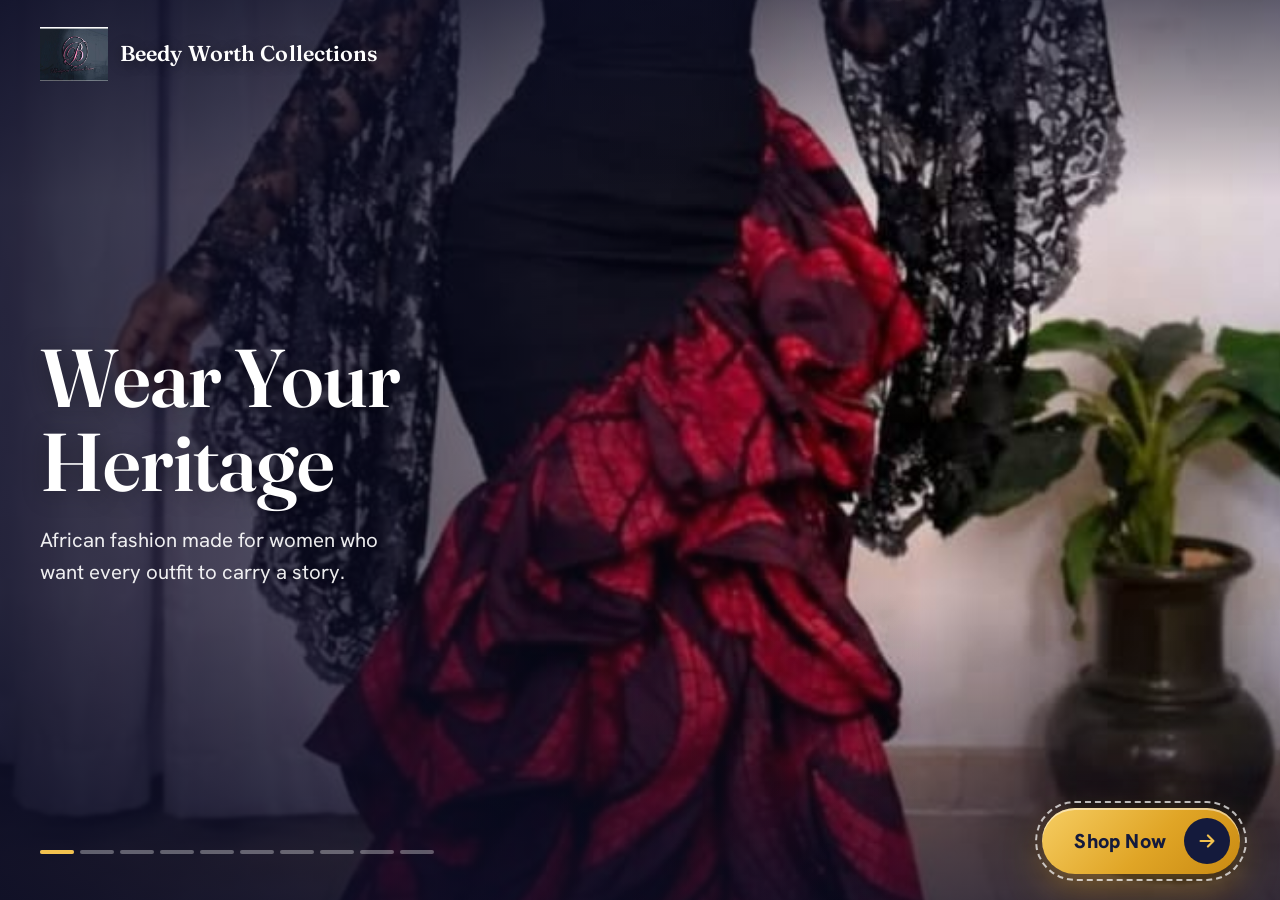
<file: index.html>
<!DOCTYPE html>
<html lang="en">
<head>
  <meta charset="utf-8">
  <meta name="viewport" content="width=device-width, initial-scale=1, viewport-fit=cover">
  <title>Beedy Worth Collections | African Fashion for Women</title>
  <meta name="description" content="Beedy Worth Collections: African fashion for women. Explore Adire, Iro &amp; Buba, Kaftan Gowns and Custom Apparels.">
  <meta name="theme-color" content="#141a3c">

  <!-- Favicon: replace favicon.png (and favicon.ico) with your own -->
  <link rel="icon" type="image/png" href="favicon.png">
  <link rel="icon" href="favicon.ico" sizes="any">
  <link rel="apple-touch-icon" href="favicon.png">

  <link rel="preconnect" href="https://fonts.googleapis.com">
  <link rel="preconnect" href="https://fonts.gstatic.com" crossorigin>
  <link rel="stylesheet" href="https://fonts.googleapis.com/css2?family=Fraunces:opsz,wght@9..144,500;9..144,600;9..144,700;9..144,800&family=Hanken+Grotesk:wght@400;500;600;700;800&display=swap">
  <link rel="stylesheet" href="styles.css">
</head>
<body class="page-index">
  <a class="skip-link" href="#shop">Skip to Shop Now</a>

  <main class="stage on-dark" id="stage">
    <h1 class="visually-hidden">Beedy Worth Collections</h1>

    <!--
      SLIDESHOW: 10 slides, 10 seconds each.
      To change a slide picture, replace the file in  (same name),
      or change the url() below. Edit the heading (h2) and caption (p) as you like.
    -->
    <div class="slides" id="slides">

      <article class="slide is-active">
        <div class="slide-bg" style="background-image:url('slide-01.jpg')"></div>
        <div class="slide-shade"></div>
        <div class="slide-copy">
          <h2>Wear Your Heritage</h2>
          <p>African fashion made for women who want every outfit to carry a story.</p>
        </div>
      </article>

      <article class="slide">
        <div class="slide-bg" style="background-image:url('slide-02.jpg')"></div>
        <div class="slide-shade"></div>
        <div class="slide-copy">
          <h2>Adire, Dyed in Indigo</h2>
          <p>Resist-dyed patterns rooted in Yoruba tradition, cut into dresses made for today.</p>
        </div>
      </article>

      <article class="slide">
        <div class="slide-bg" style="background-image:url('slide-03.jpg')"></div>
        <div class="slide-shade"></div>
        <div class="slide-copy">
          <h2>Iro &amp; Buba, Elevated</h2>
          <p>The classic wrapper and blouse, tailored with fine detail for weddings and celebrations.</p>
        </div>
      </article>

      <article class="slide">
        <div class="slide-bg" style="background-image:url('slide-04.jpg')"></div>
        <div class="slide-shade"></div>
        <div class="slide-copy">
          <h2>Kaftan Gowns With Grace</h2>
          <p>Flowing silhouettes that move with you, from afternoon gatherings to evening events.</p>
        </div>
      </article>

      <article class="slide">
        <div class="slide-bg" style="background-image:url('slide-05.jpg')"></div>
        <div class="slide-shade"></div>
        <div class="slide-copy">
          <h2>Made Only for You</h2>
          <p>Share your idea and your measurements. We shape them into an outfit that is yours alone.</p>
        </div>
      </article>

      <article class="slide">
        <div class="slide-bg" style="background-image:url('slide-06.jpg')"></div>
        <div class="slide-shade"></div>
        <div class="slide-copy">
          <h2>Colour That Speaks First</h2>
          <p>Bold prints and rich textures that turn every entrance into a statement.</p>
        </div>
      </article>

      <article class="slide">
        <div class="slide-bg" style="background-image:url('slide-07.jpg')"></div>
        <div class="slide-shade"></div>
        <div class="slide-copy">
          <h2>Craft Since 2009</h2>
          <p>More than a decade of dedication stitched into every seam we sew.</p>
        </div>
      </article>

      <article class="slide">
        <div class="slide-bg" style="background-image:url('slide-08.jpg')"></div>
        <div class="slide-shade"></div>
        <div class="slide-copy">
          <h2>Every Order Starts With a Conversation</h2>
          <p>Talk to our team directly, so each piece fits the way you imagined it.</p>
        </div>
      </article>

      <article class="slide">
        <div class="slide-bg" style="background-image:url('slide-09.jpg')"></div>
        <div class="slide-shade"></div>
        <div class="slide-copy">
          <h2>Rooted in Africa, Worn Worldwide</h2>
          <p>African-inspired fashion that has already reached customers as far as the United States.</p>
        </div>
      </article>

      <article class="slide">
        <div class="slide-bg" style="background-image:url('slide-10.jpg')"></div>
        <div class="slide-shade"></div>
        <div class="slide-copy">
          <h2>Your Style Is Waiting</h2>
          <p>Browse the collection and find the piece that feels like you.</p>
        </div>
      </article>

    </div>

    <!-- Logo (top-left). Replace logo.png with your brand logo. -->
    <div class="stage-top">
      <div class="brand">
        <img class="brand-logo" src="logo.png" alt="Beedy Worth Collections logo" width="68" height="68">
        <span class="brand-name">Beedy Worth Collections</span>
      </div>
    </div>

    <div class="stage-bottom">
      <div class="dots" id="dots" role="group" aria-label="Choose slide">
        <button class="dot is-active" type="button" aria-label="Show slide 1" aria-current="true"><span class="dot-bar"><i></i></span></button>
        <button class="dot" type="button" aria-label="Show slide 2"><span class="dot-bar"><i></i></span></button>
        <button class="dot" type="button" aria-label="Show slide 3"><span class="dot-bar"><i></i></span></button>
        <button class="dot" type="button" aria-label="Show slide 4"><span class="dot-bar"><i></i></span></button>
        <button class="dot" type="button" aria-label="Show slide 5"><span class="dot-bar"><i></i></span></button>
        <button class="dot" type="button" aria-label="Show slide 6"><span class="dot-bar"><i></i></span></button>
        <button class="dot" type="button" aria-label="Show slide 7"><span class="dot-bar"><i></i></span></button>
        <button class="dot" type="button" aria-label="Show slide 8"><span class="dot-bar"><i></i></span></button>
        <button class="dot" type="button" aria-label="Show slide 9"><span class="dot-bar"><i></i></span></button>
        <button class="dot" type="button" aria-label="Show slide 10"><span class="dot-bar"><i></i></span></button>
      </div>

      <a class="shop-btn" id="shop" href="catalog.html">
        <span>Shop Now</span>
        <span class="shop-btn-icon" aria-hidden="true">
          <svg width="22" height="22" viewBox="0 0 24 24" fill="none" stroke="currentColor" stroke-width="2.4" stroke-linecap="round" stroke-linejoin="round"><path d="M5 12h14M13 6l6 6-6 6"/></svg>
        </span>
      </a>
    </div>
  </main>

  <script src="index.js"></script>
</body>
</html>
</file>
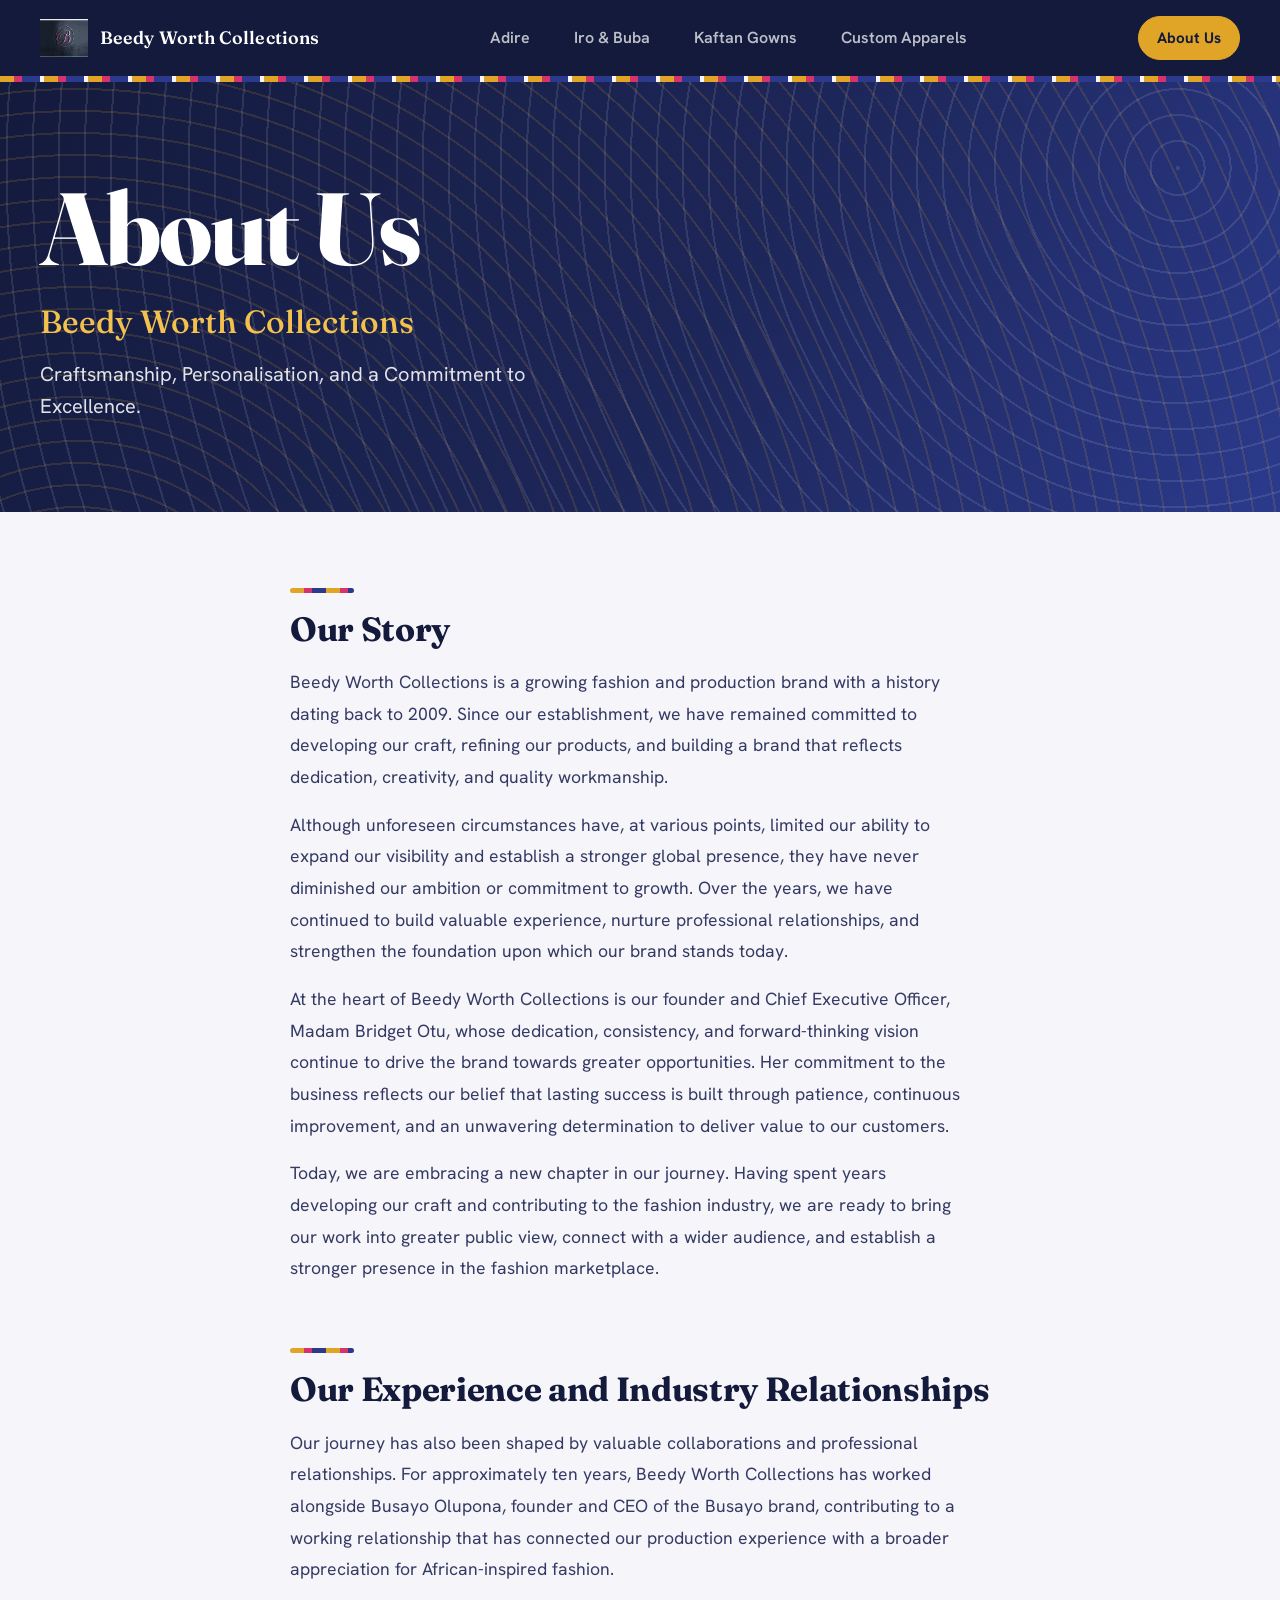
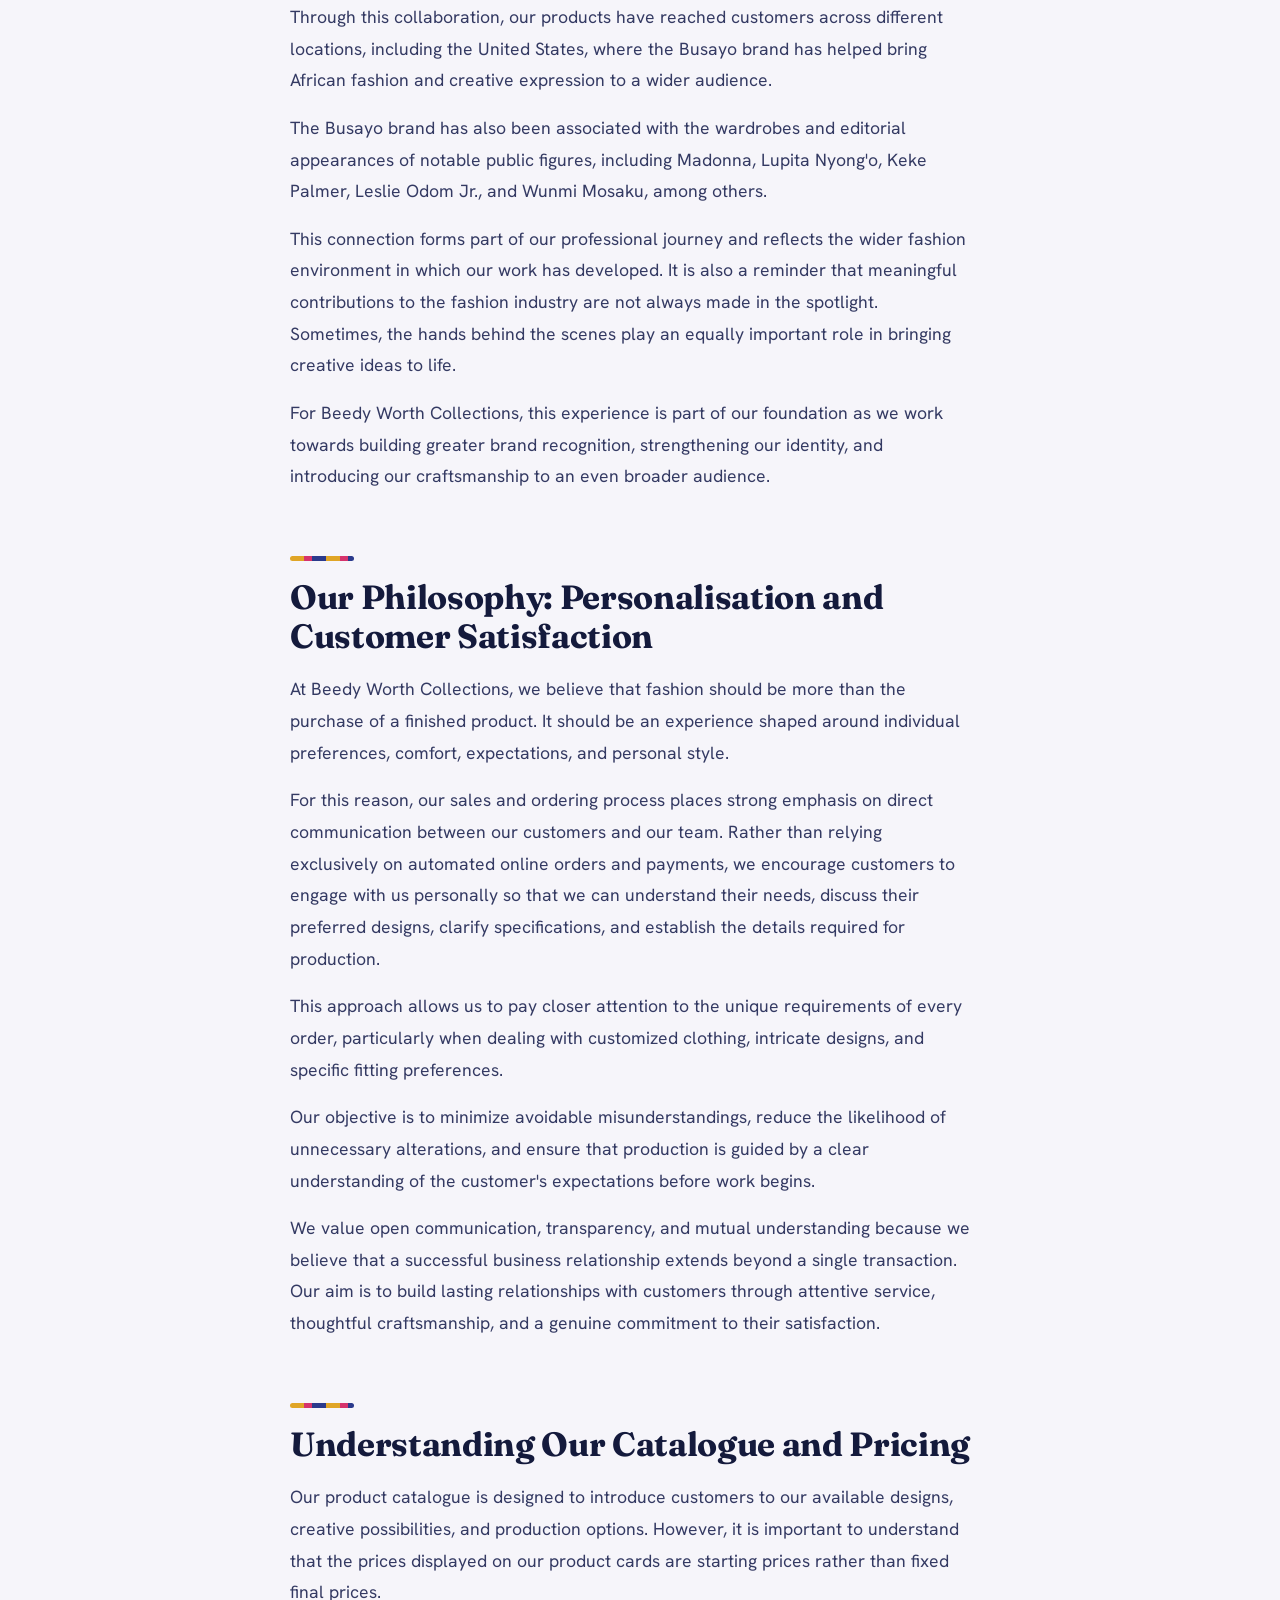
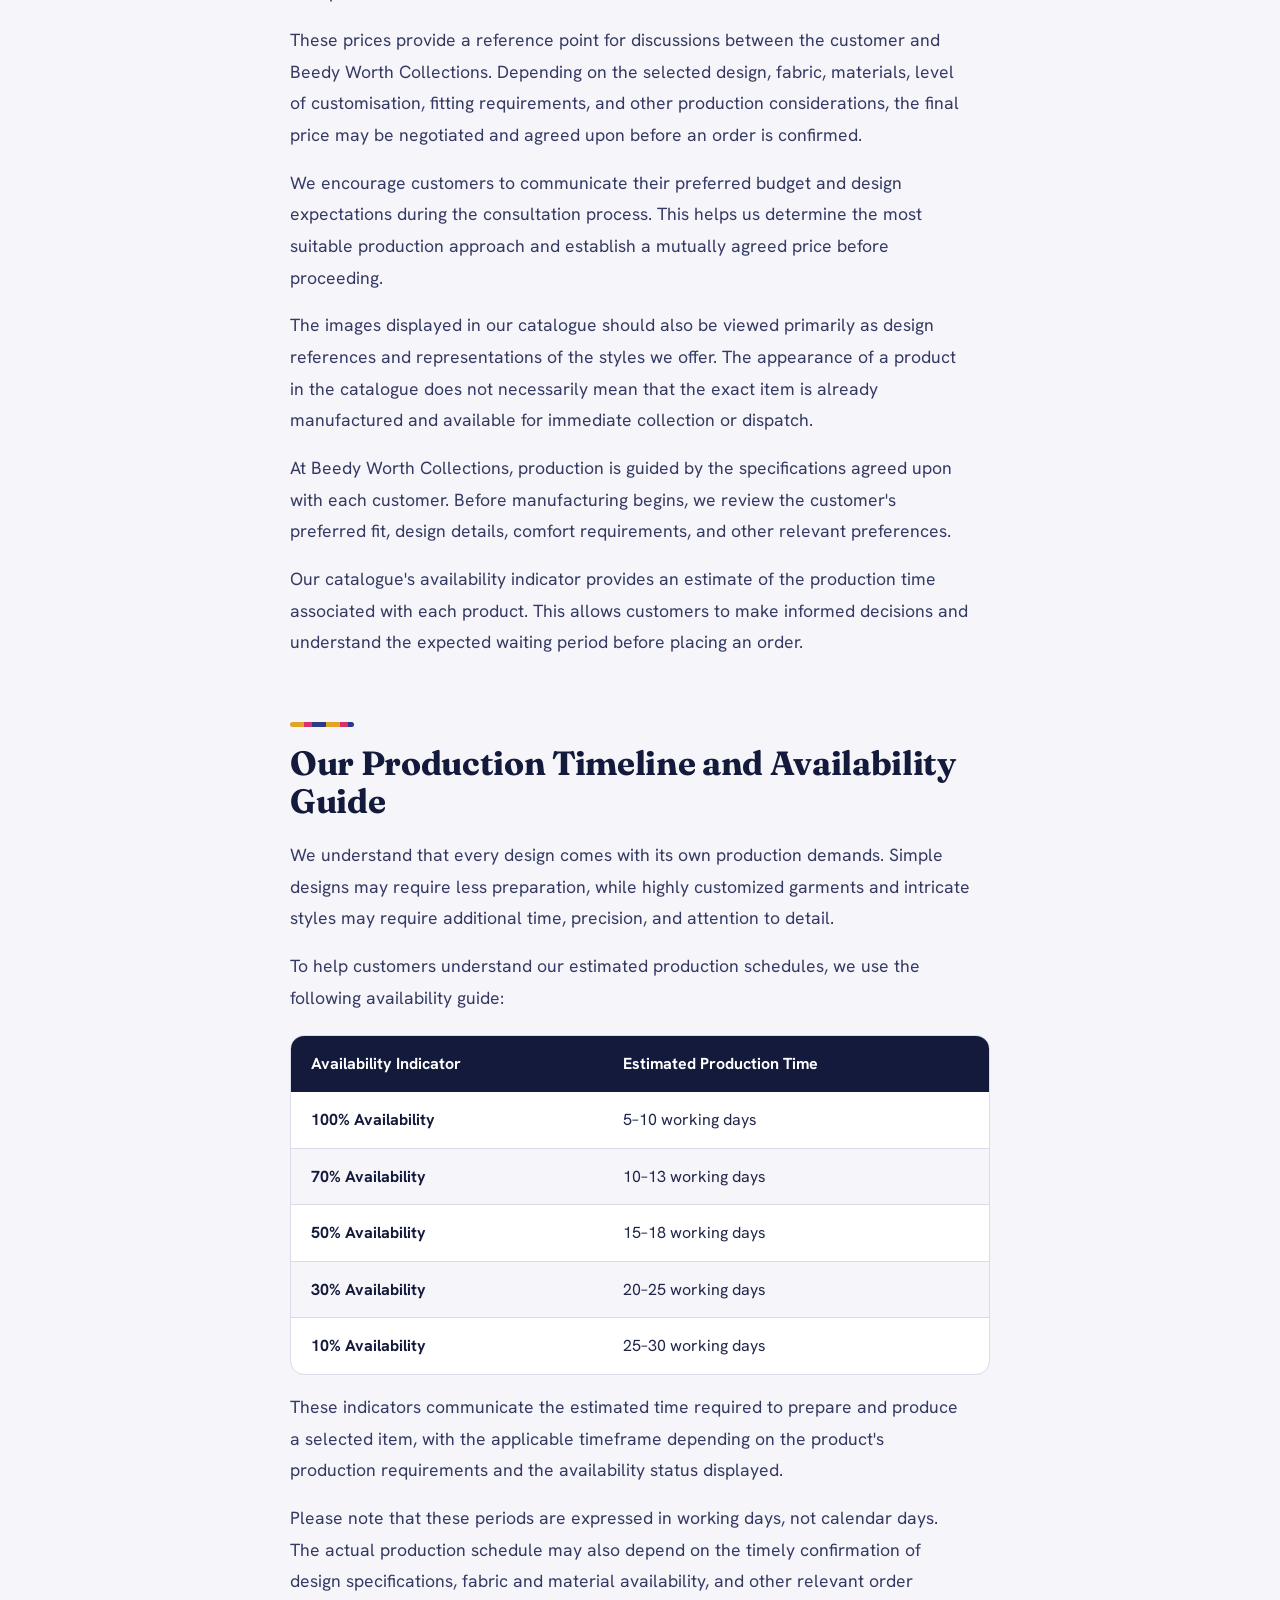
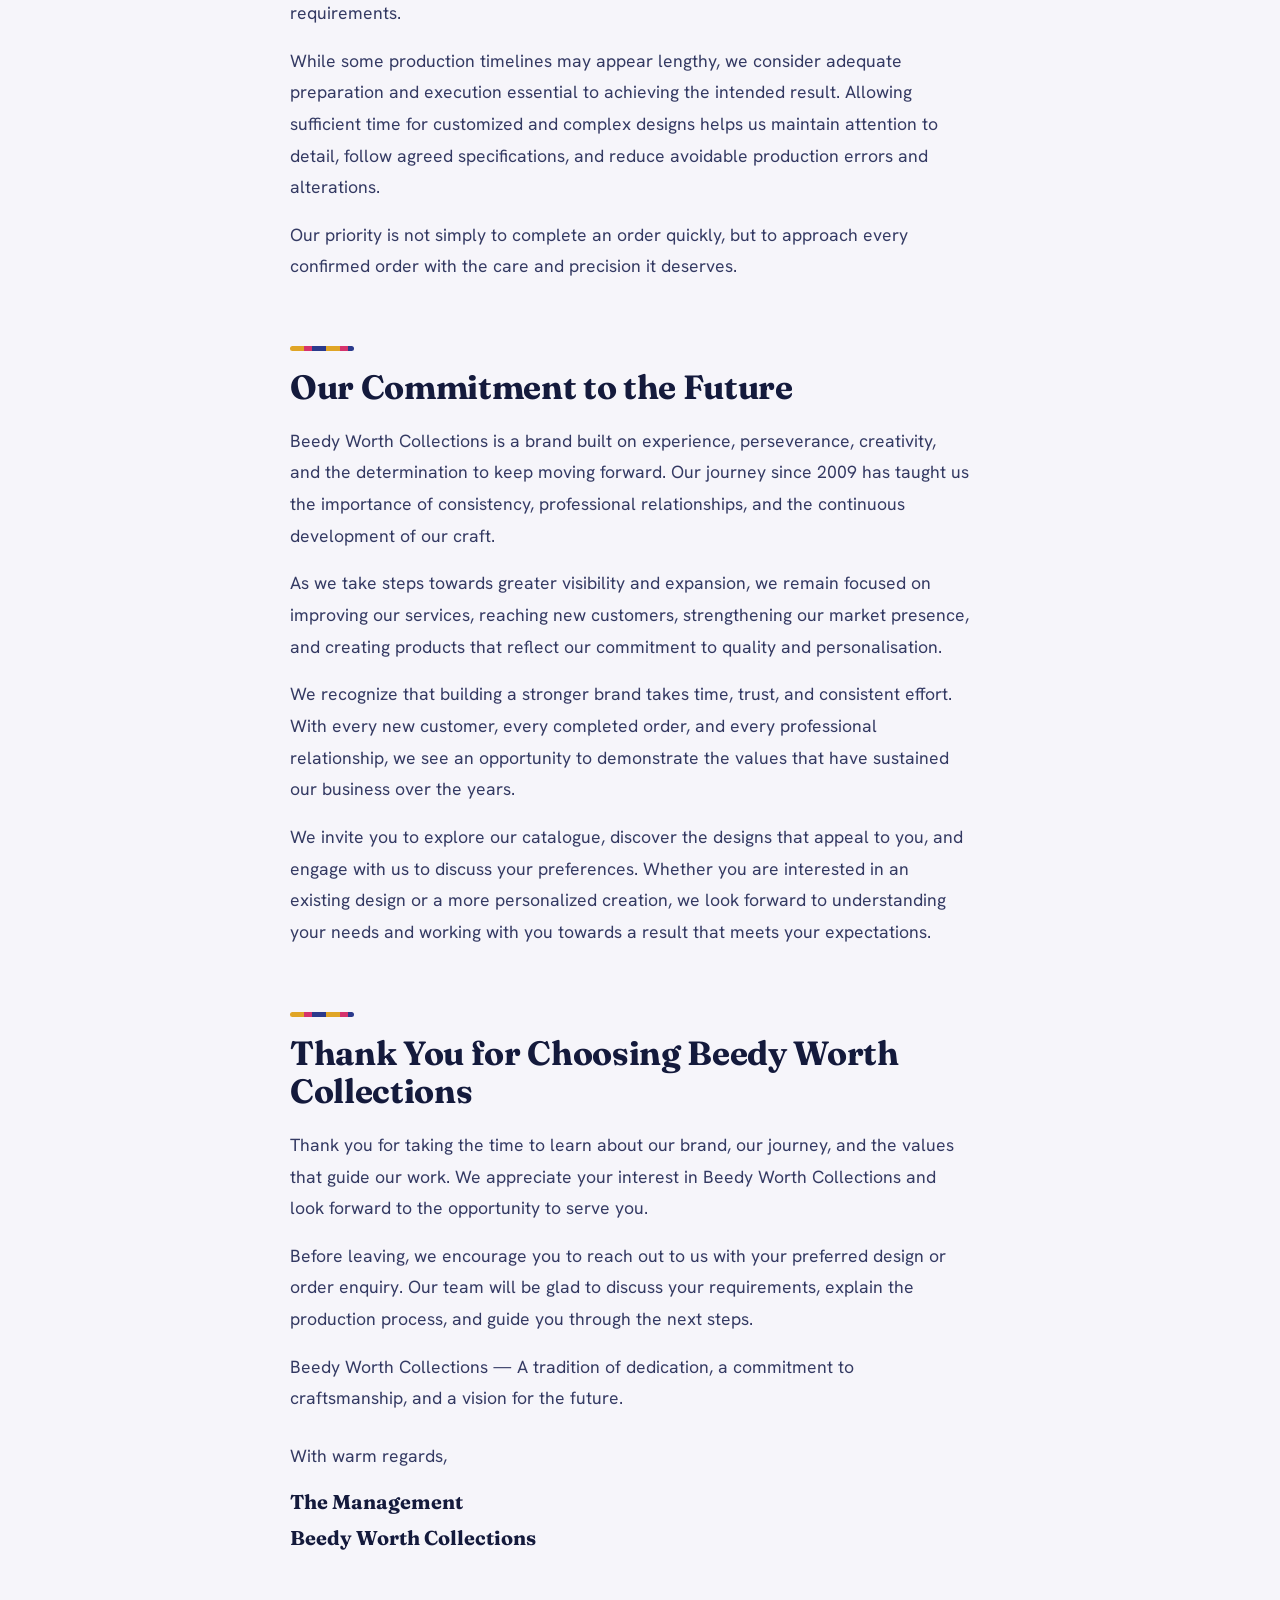
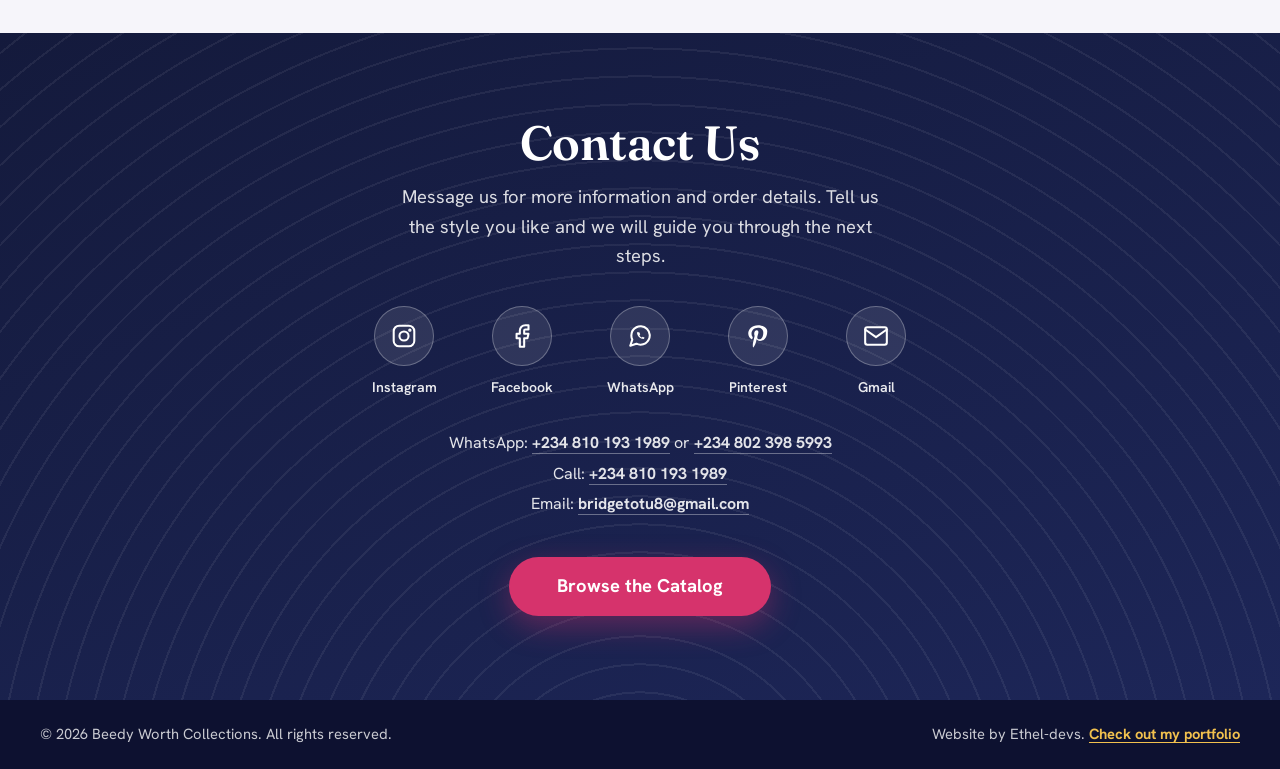
<file: about.html>
<!DOCTYPE html>
<html lang="en">
<head>
  <meta charset="utf-8">
  <meta name="viewport" content="width=device-width, initial-scale=1, viewport-fit=cover">
  <title>About Us | Beedy Worth Collections</title>
  <meta name="description" content="The story of Beedy Worth Collections: craftsmanship, personalisation and a commitment to excellence since 2009.">
  <meta name="theme-color" content="#141a3c">

  <link rel="icon" type="image/png" href="favicon.png">
  <link rel="icon" href="favicon.ico" sizes="any">
  <link rel="apple-touch-icon" href="favicon.png">

  <link rel="preconnect" href="https://fonts.googleapis.com">
  <link rel="preconnect" href="https://fonts.gstatic.com" crossorigin>
  <link rel="stylesheet" href="https://fonts.googleapis.com/css2?family=Fraunces:opsz,wght@9..144,500;9..144,600;9..144,700;9..144,800&family=Hanken+Grotesk:wght@400;500;600;700;800&display=swap">
  <link rel="stylesheet" href="styles.css">
</head>
<body>
  <a class="skip-link" href="#story">Skip to the story</a>

  <header class="site-header on-dark" id="site-header">
    <div class="header-bar">
      <a class="brand" href="index.html" aria-label="Beedy Worth Collections, back to the start page">
        <img class="brand-logo" src="logo.png" alt="Beedy Worth Collections logo" width="48" height="48">
        <span class="brand-name">Beedy Worth Collections</span>
      </a>

      <div class="nav-wrap" id="nav-wrap">
        <nav class="cat-nav" id="cat-nav" aria-label="Catalog sections">
          <a href="catalog.html#adire">Adire</a>
          <a href="catalog.html#iro-buba">Iro &amp; Buba</a>
          <a href="catalog.html#kaftan-gowns">Kaftan Gowns</a>
          <a href="catalog.html#custom-apparels">Custom Apparels</a>
        </nav>
      </div>

      <a class="about-link" href="about.html" aria-current="page">About Us</a>
    </div>
    <div class="weave" aria-hidden="true"></div>
  </header>

  <main id="main">
    <section class="about-hero on-dark" aria-labelledby="about-title">
      <div class="wrap">
        <h1 id="about-title">About Us</h1>
        <p class="brandline">Beedy Worth Collections</p>
        <p class="tagline">Craftsmanship, Personalisation, and a Commitment to Excellence.</p>
      </div>
    </section>

    <article class="article" id="story">

      <section aria-labelledby="s-story">
        <h2 id="s-story">Our Story</h2>
        <p>Beedy Worth Collections is a growing fashion and production brand with a history dating back to 2009. Since our establishment, we have remained committed to developing our craft, refining our products, and building a brand that reflects dedication, creativity, and quality workmanship.</p>
        <p>Although unforeseen circumstances have, at various points, limited our ability to expand our visibility and establish a stronger global presence, they have never diminished our ambition or commitment to growth. Over the years, we have continued to build valuable experience, nurture professional relationships, and strengthen the foundation upon which our brand stands today.</p>
        <p>At the heart of Beedy Worth Collections is our founder and Chief Executive Officer, Madam Bridget Otu, whose dedication, consistency, and forward-thinking vision continue to drive the brand towards greater opportunities. Her commitment to the business reflects our belief that lasting success is built through patience, continuous improvement, and an unwavering determination to deliver value to our customers.</p>
        <p>Today, we are embracing a new chapter in our journey. Having spent years developing our craft and contributing to the fashion industry, we are ready to bring our work into greater public view, connect with a wider audience, and establish a stronger presence in the fashion marketplace.</p>
      </section>

      <section aria-labelledby="s-exp">
        <h2 id="s-exp">Our Experience and Industry Relationships</h2>
        <p>Our journey has also been shaped by valuable collaborations and professional relationships. For approximately ten years, Beedy Worth Collections has worked alongside Busayo Olupona, founder and CEO of the Busayo brand, contributing to a working relationship that has connected our production experience with a broader appreciation for African-inspired fashion.</p>
        <p>Through this collaboration, our products have reached customers across different locations, including the United States, where the Busayo brand has helped bring African fashion and creative expression to a wider audience.</p>
        <p>The Busayo brand has also been associated with the wardrobes and editorial appearances of notable public figures, including Madonna, Lupita Nyong'o, Keke Palmer, Leslie Odom Jr., and Wunmi Mosaku, among others.</p>
        <p>This connection forms part of our professional journey and reflects the wider fashion environment in which our work has developed. It is also a reminder that meaningful contributions to the fashion industry are not always made in the spotlight. Sometimes, the hands behind the scenes play an equally important role in bringing creative ideas to life.</p>
        <p>For Beedy Worth Collections, this experience is part of our foundation as we work towards building greater brand recognition, strengthening our identity, and introducing our craftsmanship to an even broader audience.</p>
      </section>

      <section aria-labelledby="s-phil">
        <h2 id="s-phil">Our Philosophy: Personalisation and Customer Satisfaction</h2>
        <p>At Beedy Worth Collections, we believe that fashion should be more than the purchase of a finished product. It should be an experience shaped around individual preferences, comfort, expectations, and personal style.</p>
        <p>For this reason, our sales and ordering process places strong emphasis on direct communication between our customers and our team. Rather than relying exclusively on automated online orders and payments, we encourage customers to engage with us personally so that we can understand their needs, discuss their preferred designs, clarify specifications, and establish the details required for production.</p>
        <p>This approach allows us to pay closer attention to the unique requirements of every order, particularly when dealing with customized clothing, intricate designs, and specific fitting preferences.</p>
        <p>Our objective is to minimize avoidable misunderstandings, reduce the likelihood of unnecessary alterations, and ensure that production is guided by a clear understanding of the customer's expectations before work begins.</p>
        <p>We value open communication, transparency, and mutual understanding because we believe that a successful business relationship extends beyond a single transaction. Our aim is to build lasting relationships with customers through attentive service, thoughtful craftsmanship, and a genuine commitment to their satisfaction.</p>
      </section>

      <section aria-labelledby="s-price">
        <h2 id="s-price">Understanding Our Catalogue and Pricing</h2>
        <p>Our product catalogue is designed to introduce customers to our available designs, creative possibilities, and production options. However, it is important to understand that the prices displayed on our product cards are starting prices rather than fixed final prices.</p>
        <p>These prices provide a reference point for discussions between the customer and Beedy Worth Collections. Depending on the selected design, fabric, materials, level of customisation, fitting requirements, and other production considerations, the final price may be negotiated and agreed upon before an order is confirmed.</p>
        <p>We encourage customers to communicate their preferred budget and design expectations during the consultation process. This helps us determine the most suitable production approach and establish a mutually agreed price before proceeding.</p>
        <p>The images displayed in our catalogue should also be viewed primarily as design references and representations of the styles we offer. The appearance of a product in the catalogue does not necessarily mean that the exact item is already manufactured and available for immediate collection or dispatch.</p>
        <p>At Beedy Worth Collections, production is guided by the specifications agreed upon with each customer. Before manufacturing begins, we review the customer's preferred fit, design details, comfort requirements, and other relevant preferences.</p>
        <p>Our catalogue's availability indicator provides an estimate of the production time associated with each product. This allows customers to make informed decisions and understand the expected waiting period before placing an order.</p>
      </section>

      <section aria-labelledby="s-time">
        <h2 id="s-time">Our Production Timeline and Availability Guide</h2>
        <p>We understand that every design comes with its own production demands. Simple designs may require less preparation, while highly customized garments and intricate styles may require additional time, precision, and attention to detail.</p>
        <p>To help customers understand our estimated production schedules, we use the following availability guide:</p>

        <div class="table-wrap">
          <table class="timeline-table">
            <caption class="visually-hidden">Availability indicator and estimated production time</caption>
            <thead>
              <tr><th scope="col">Availability Indicator</th><th scope="col">Estimated Production Time</th></tr>
            </thead>
            <tbody>
              <tr><td>100% Availability</td><td>5&ndash;10 working days</td></tr>
              <tr><td>70% Availability</td><td>10&ndash;13 working days</td></tr>
              <tr><td>50% Availability</td><td>15&ndash;18 working days</td></tr>
              <tr><td>30% Availability</td><td>20&ndash;25 working days</td></tr>
              <tr><td>10% Availability</td><td>25&ndash;30 working days</td></tr>
            </tbody>
          </table>
        </div>

        <p>These indicators communicate the estimated time required to prepare and produce a selected item, with the applicable timeframe depending on the product's production requirements and the availability status displayed.</p>
        <p>Please note that these periods are expressed in working days, not calendar days. The actual production schedule may also depend on the timely confirmation of design specifications, fabric and material availability, and other relevant order requirements.</p>
        <p>While some production timelines may appear lengthy, we consider adequate preparation and execution essential to achieving the intended result. Allowing sufficient time for customized and complex designs helps us maintain attention to detail, follow agreed specifications, and reduce avoidable production errors and alterations.</p>
        <p>Our priority is not simply to complete an order quickly, but to approach every confirmed order with the care and precision it deserves.</p>
      </section>

      <section aria-labelledby="s-future">
        <h2 id="s-future">Our Commitment to the Future</h2>
        <p>Beedy Worth Collections is a brand built on experience, perseverance, creativity, and the determination to keep moving forward. Our journey since 2009 has taught us the importance of consistency, professional relationships, and the continuous development of our craft.</p>
        <p>As we take steps towards greater visibility and expansion, we remain focused on improving our services, reaching new customers, strengthening our market presence, and creating products that reflect our commitment to quality and personalisation.</p>
        <p>We recognize that building a stronger brand takes time, trust, and consistent effort. With every new customer, every completed order, and every professional relationship, we see an opportunity to demonstrate the values that have sustained our business over the years.</p>
        <p>We invite you to explore our catalogue, discover the designs that appeal to you, and engage with us to discuss your preferences. Whether you are interested in an existing design or a more personalized creation, we look forward to understanding your needs and working with you towards a result that meets your expectations.</p>
      </section>

      <section aria-labelledby="s-thanks">
        <h2 id="s-thanks">Thank You for Choosing Beedy Worth Collections</h2>
        <p>Thank you for taking the time to learn about our brand, our journey, and the values that guide our work. We appreciate your interest in Beedy Worth Collections and look forward to the opportunity to serve you.</p>
        <p>Before leaving, we encourage you to reach out to us with your preferred design or order enquiry. Our team will be glad to discuss your requirements, explain the production process, and guide you through the next steps.</p>
        <p>Beedy Worth Collections &mdash; A tradition of dedication, a commitment to craftsmanship, and a vision for the future.</p>
        <div class="signoff">
          <p>With warm regards,</p>
          <p class="name">The Management<br>Beedy Worth Collections</p>
        </div>
      </section>

    </article>
  </main>

  <section class="contact on-dark" id="contact" aria-labelledby="contact-title">
    <div class="wrap">
      <h2 id="contact-title">Contact Us</h2>
      <p class="lead">Message us for more information and order details. Tell us the style you like and we will guide you through the next steps.</p>

      <ul class="socials">
        <li><a href="https://www.instagram.com/beedywortcollections?vrfl=dzQza2E3bm9taHBq" target="_blank" rel="noopener noreferrer">
          <span class="ico"><svg viewBox="0 0 24 24" fill="none" stroke="currentColor" stroke-width="1.9" stroke-linecap="round" stroke-linejoin="round" aria-hidden="true"><rect x="2.5" y="2.5" width="19" height="19" rx="5"/><circle cx="12" cy="12" r="4.2"/><circle cx="17.4" cy="6.6" r=".6" fill="currentColor"/></svg></span>Instagram</a></li>
        <li><a href="https://www.facebook.com/bridget.otu.1?mibextid=rS40aB7S9Ucbxw6v" target="_blank" rel="noopener noreferrer">
          <span class="ico"><svg viewBox="0 0 24 24" fill="none" stroke="currentColor" stroke-width="1.9" stroke-linecap="round" stroke-linejoin="round" aria-hidden="true"><path d="M18 2h-3a5 5 0 0 0-5 5v3H7v4h3v8h4v-8h3l1-4h-4V7a1 1 0 0 1 1-1h3z"/></svg></span>Facebook</a></li>
        <li><a href="https://wa.me/2348101931989" target="_blank" rel="noopener noreferrer">
          <span class="ico"><svg viewBox="0 0 24 24" fill="none" stroke="currentColor" stroke-width="1.9" stroke-linecap="round" stroke-linejoin="round" aria-hidden="true"><path d="M21 11.5a8.4 8.4 0 0 1-.9 3.8 8.5 8.5 0 0 1-7.6 4.7 8.4 8.4 0 0 1-3.8-.9L3 21l1.9-5.7a8.4 8.4 0 0 1-.9-3.8 8.5 8.5 0 0 1 4.7-7.6 8.4 8.4 0 0 1 3.8-.9h.5a8.5 8.5 0 0 1 8 8z"/><path d="M9.2 8.6c0 3.3 2.9 6.2 6.2 6.2l.9-1.2-1.8-.9-.8.7c-.8-.4-1.8-1.3-2.2-2.2l.7-.8-.9-1.8z" fill="currentColor" stroke="none"/></svg></span>WhatsApp</a></li>
        <li><a href="https://pin.it/5hlYBNLA6" target="_blank" rel="noopener noreferrer">
          <span class="ico"><svg viewBox="0 0 24 24" fill="currentColor" aria-hidden="true"><path d="M12.02 2C6.5 2 3 5.7 3 9.8c0 2.4 1.3 4.4 3.2 5.1.3.1.5 0 .6-.3l.3-1.1c.1-.3 0-.4-.2-.7-.6-.7-.9-1.6-.9-2.8 0-3 2.2-5.6 5.9-5.6 3.2 0 5 1.9 5 4.5 0 3.4-1.5 6.2-3.7 6.2-1.2 0-2.1-1-1.8-2.3.3-1.5 1-3.1 1-4.2 0-1-.5-1.800-1.600-1.800-1.300 0-2.300 1.300-2.300 3.100 0 1.100.4 1.900.4 1.900l-1.500 6.400c-.4 1.800-.1 4 0 4.200 0 .1.200.2.300.100.1-.1 1.700-2.100 2.200-4l.9-3.400c.4.800 1.700 1.500 3 1.500 4 0 6.700-3.700 6.700-8.600C21 5.500 17.700 2 12.020 2z"/></svg></span>Pinterest</a></li>
        <li><a href="mailto:bridgetotu8@gmail.com">
          <span class="ico"><svg viewBox="0 0 24 24" fill="none" stroke="currentColor" stroke-width="1.9" stroke-linecap="round" stroke-linejoin="round" aria-hidden="true"><path d="M4 4h16c1.1 0 2 .9 2 2v12c0 1.1-.9 2-2 2H4c-1.1 0-2-.9-2-2V6c0-1.1.9-2 2-2z"/><path d="m22 6-10 7L2 6"/></svg></span>Gmail</a></li>
      </ul>

      <p class="contact-lines">
        WhatsApp: <a href="https://wa.me/2348101931989" target="_blank" rel="noopener noreferrer">+234 810 193 1989</a> or <a href="https://wa.me/2348023985993" target="_blank" rel="noopener noreferrer">+234 802 398 5993</a><br>
        Call: <a href="tel:+2348101931989">+234 810 193 1989</a><br>
        Email: <a href="mailto:bridgetotu8@gmail.com">bridgetotu8@gmail.com</a>
      </p>

      <div class="cta">
        <a class="btn btn-about" href="catalog.html">Browse the Catalog</a>
      </div>
    </div>
  </section>

  <footer class="site-footer">
    <div class="wrap">
      <p>&copy; <span data-year>2026</span> Beedy Worth Collections. All rights reserved.</p>
      <p>Website by Ethel-devs. <a href="https://ethel-devs-portfolio-new.vercel.app/" target="_blank" rel="noopener noreferrer">Check out my portfolio</a></p>
    </div>
  </footer>

  <script src="common.js"></script>
  <script>
  /* keep the section tabs scrollable on small screens */
  (function () {
    var nav = document.getElementById('cat-nav'), wrap = document.getElementById('nav-wrap');
    if (!nav || !wrap) return;
    function more() { wrap.classList.toggle('has-more', nav.scrollWidth - nav.clientWidth - nav.scrollLeft > 6); }
    nav.addEventListener('scroll', more, { passive: true });
    window.addEventListener('resize', more);
    more();
  })();
  </script>
</body>
</html>
</file>
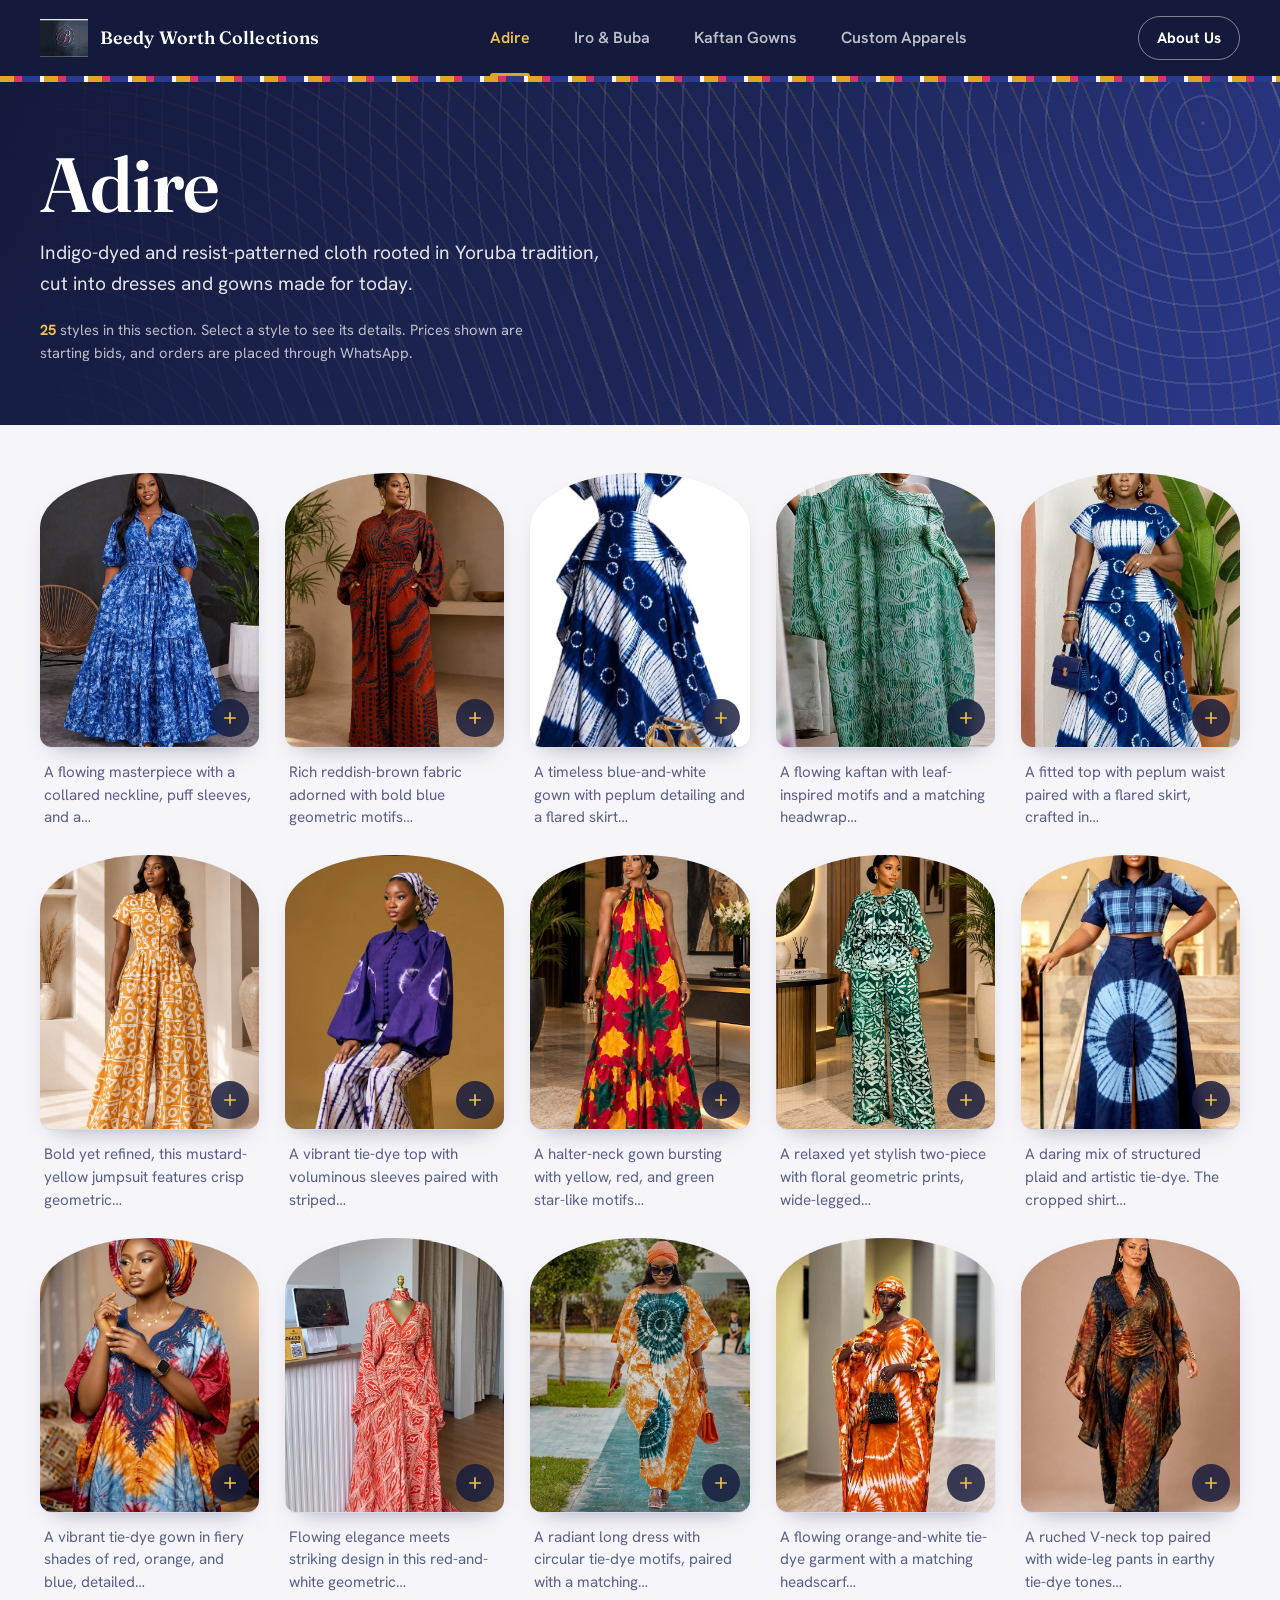
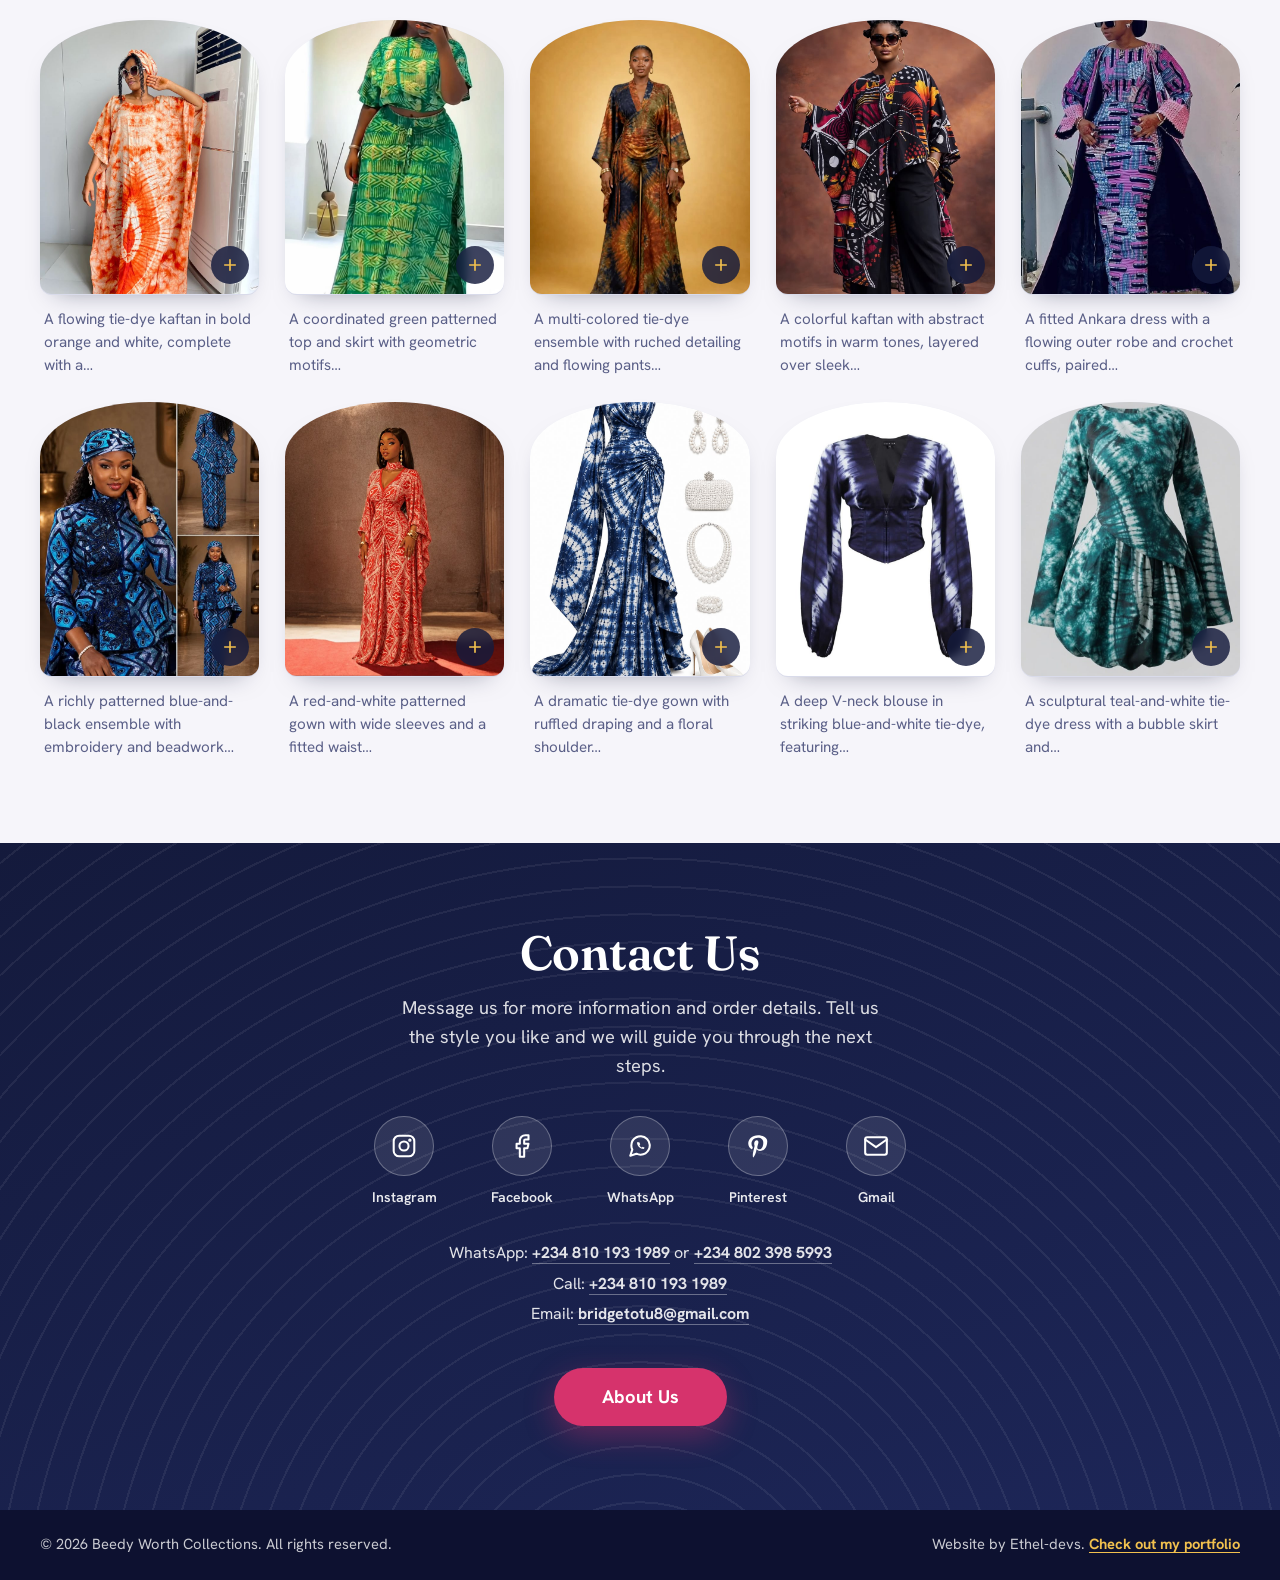
<file: catalog.html>
<!DOCTYPE html>
<html lang="en">
<head>
  <meta charset="utf-8">
  <meta name="viewport" content="width=device-width, initial-scale=1, viewport-fit=cover">
  <title>Catalog | Beedy Worth Collections</title>
  <meta name="description" content="Browse African fashion for women by Beedy Worth Collections: Adire, Iro &amp; Buba, Kaftan Gowns and Custom Apparels.">
  <meta name="theme-color" content="#141a3c">

  <link rel="icon" type="image/png" href="favicon.png">
  <link rel="icon" href="favicon.ico" sizes="any">
  <link rel="apple-touch-icon" href="favicon.png">

  <link rel="preconnect" href="https://fonts.googleapis.com">
  <link rel="preconnect" href="https://fonts.gstatic.com" crossorigin>
  <link rel="stylesheet" href="https://fonts.googleapis.com/css2?family=Fraunces:opsz,wght@9..144,500;9..144,600;9..144,700;9..144,800&family=Hanken+Grotesk:wght@400;500;600;700;800&display=swap">
  <link rel="stylesheet" href="styles.css">
</head>
<body>
  <a class="skip-link" href="#grid">Skip to the styles</a>

  <header class="site-header on-dark" id="site-header">
    <div class="header-bar">
      <!-- Logo (top-left). Replace logo.png with your brand logo. -->
      <a class="brand" href="index.html" aria-label="Beedy Worth Collections, back to the start page">
        <img class="brand-logo" src="logo.png" alt="Beedy Worth Collections logo" width="48" height="48">
        <span class="brand-name">Beedy Worth Collections</span>
      </a>

      <div class="nav-wrap" id="nav-wrap">
        <nav class="cat-nav" id="cat-nav" aria-label="Catalog sections">
          <a href="#adire" data-cat="adire">Adire</a>
          <a href="#iro-buba" data-cat="iro-buba">Iro &amp; Buba</a>
          <a href="#kaftan-gowns" data-cat="kaftan-gowns">Kaftan Gowns</a>
          <a href="#custom-apparels" data-cat="custom-apparels">Custom Apparels</a>
        </nav>
      </div>

      <a class="about-link" href="about.html">About Us</a>
    </div>
    <div class="weave" aria-hidden="true"></div>
  </header>

  <main id="main">
    <section class="cat-hero on-dark" aria-labelledby="cat-title">
      <div class="wrap">
        <h1 id="cat-title">Adire</h1>
        <p class="intro" id="cat-intro"></p>
        <p class="note"><span class="count" id="cat-count">25</span> styles in this section. Select a style to see its details. Prices shown are starting bids, and orders are placed through WhatsApp.</p>
      </div>
    </section>

    <section class="catalog" aria-label="Styles">
      <div class="grid" id="grid"></div>
      <noscript><p class="noscript-msg">The catalog needs JavaScript to show its styles. Please turn JavaScript on in your browser, or contact us on WhatsApp at +234 810 193 1989.</p></noscript>
    </section>
  </main>

  <!-- STYLE POP-UP -->
  <div class="modal on-modal" id="modal" aria-hidden="true" inert>
    <div class="modal-backdrop" data-close></div>
    <div class="modal-panel" id="modal-panel" role="dialog" aria-modal="true" aria-labelledby="m-title">
      <button class="modal-close" type="button" aria-label="Close style details" data-close id="m-close">
        <svg width="20" height="20" viewBox="0 0 24 24" fill="none" stroke="currentColor" stroke-width="2.6" stroke-linecap="round" aria-hidden="true"><path d="M6 6l12 12M18 6L6 18"/></svg>
      </button>

      <div class="modal-media" id="m-media">
        <div class="modal-media-bg" id="m-media-bg" aria-hidden="true"></div>
        <img id="m-img" alt="" width="640" height="800" decoding="async">
      </div>

      <div class="modal-scroll" id="m-scroll">
        <div class="modal-body">
          <p class="modal-cat" id="m-cat"></p>
          <h3 class="modal-title" id="m-title"></h3>
          <p class="modal-desc" id="m-desc"></p>

          <section class="modal-section" aria-labelledby="m-price-h">
            <h4 id="m-price-h">Starting bid price</h4>
            <div class="price-row">
              <strong class="price-amount" id="m-price" aria-live="polite"></strong>
              <div class="cur-switch" role="group" aria-label="Choose display currency" id="m-cur">
                <button type="button" data-cur="NGN" aria-pressed="true">&#8358; NGN</button>
                <button type="button" data-cur="USD" 7aria-pressed="false">$ USD</button>
                <button type="button" data-cur="EUR" aria-pressed="false">&euro; EUR</button>
                <button type="button" data-cur="GBP" aria-pressed="false">&pound; GBP</button>
              </div>
            </div>
            <p class="rate-note" id="m-rate"></p>
            <p class="price-note">This is the starting bid price, not a fixed final price. Our designs cannot be bought or ordered on this website. To buy, contact us on WhatsApp using the numbers below, and we will agree the final price with you before production begins.</p>
          </section>

          <section class="modal-section" aria-labelledby="m-contact-h">
            <h4 id="m-contact-h">Order through WhatsApp or call</h4>
            <div class="contact-list" id="m-contacts"></div>
          </section>

          <section class="modal-section" aria-labelledby="m-prod-h">
            <h4 id="m-prod-h">Estimated production timeline</h4>
            <div class="prod-bar" id="m-bar" role="img"></div>
            <div class="prod-meta">
              <strong id="m-av"></strong>
              <span id="m-time"></span>
            </div>
            <p class="prod-note">Counted in working days, not calendar days. The exact schedule also depends on confirming your design details and on fabric availability.</p>
          </section>
        </div>
      </div>
    </div>
  </div>

  <!-- CONTACT (shown under every catalog section) -->
  <section class="contact on-dark" id="contact" aria-labelledby="contact-title">
    <div class="wrap">
      <h2 id="contact-title">Contact Us</h2>
      <p class="lead">Message us for more information and order details. Tell us the style you like and we will guide you through the next steps.</p>

      <ul class="socials">
        <li><a href="https://www.instagram.com/beedywortcollections?vrfl=dzQza2E3bm9taHBq" target="_blank" rel="noopener noreferrer">
          <span class="ico"><svg viewBox="0 0 24 24" fill="none" stroke="currentColor" stroke-width="1.9" stroke-linecap="round" stroke-linejoin="round" aria-hidden="true"><rect x="2.5" y="2.5" width="19" height="19" rx="5"/><circle cx="12" cy="12" r="4.2"/><circle cx="17.4" cy="6.6" r=".6" fill="currentColor"/></svg></span>Instagram</a></li>
        <li><a href="https://www.facebook.com/bridget.otu.1?mibextid=rS40aB7S9Ucbxw6v" target="_blank" rel="noopener noreferrer">
          <span class="ico"><svg viewBox="0 0 24 24" fill="none" stroke="currentColor" stroke-width="1.9" stroke-linecap="round" stroke-linejoin="round" aria-hidden="true"><path d="M18 2h-3a5 5 0 0 0-5 5v3H7v4h3v8h4v-8h3l1-4h-4V7a1 1 0 0 1 1-1h3z"/></svg></span>Facebook</a></li>
        <li><a href="https://wa.me/2348101931989" target="_blank" rel="noopener noreferrer">
          <span class="ico"><svg viewBox="0 0 24 24" fill="none" stroke="currentColor" stroke-width="1.9" stroke-linecap="round" stroke-linejoin="round" aria-hidden="true"><path d="M21 11.5a8.4 8.4 0 0 1-.9 3.8 8.5 8.5 0 0 1-7.6 4.7 8.4 8.4 0 0 1-3.8-.9L3 21l1.9-5.7a8.4 8.4 0 0 1-.9-3.8 8.5 8.5 0 0 1 4.7-7.6 8.4 8.4 0 0 1 3.8-.9h.5a8.5 8.5 0 0 1 8 8z"/><path d="M9.2 8.6c0 3.3 2.9 6.2 6.2 6.2l.9-1.2-1.8-.9-.8.7c-.8-.4-1.8-1.3-2.2-2.2l.7-.8-.9-1.8z" fill="currentColor" stroke="none"/></svg></span>WhatsApp</a></li>
        <li><a href="https://pin.it/5hlYBNLA6" target="_blank" rel="noopener noreferrer">
          <span class="ico"><svg viewBox="0 0 24 24" fill="currentColor" aria-hidden="true"><path d="M12.02 2C6.5 2 3 5.7 3 9.8c0 2.4 1.3 4.4 3.2 5.1.3.1.5 0 .6-.3l.3-1.1c.1-.3 0-.4-.2-.7-.6-.7-.9-1.6-.9-2.8 0-3 2.2-5.6 5.9-5.6 3.2 0 5 1.9 5 4.5 0 3.4-1.5 6.2-3.7 6.2-1.2 0-2.1-1-1.8-2.3.3-1.5 1-3.1 1-4.2 0-1-.5-1.800-1.600-1.800-1.300 0-2.300 1.300-2.300 3.100 0 1.100.4 1.900.4 1.900l-1.500 6.400c-.4 1.800-.1 4 0 4.200 0 .1.200.2.300.100.1-.1 1.700-2.100 2.200-4l.9-3.400c.4.800 1.700 1.500 3 1.500 4 0 6.700-3.700 6.700-8.600C21 5.500 17.700 2 12.020 2z"/></svg></span>Pinterest</a></li>
        <li><a href="mailto:bridgetotu8@gmail.com">
          <span class="ico"><svg viewBox="0 0 24 24" fill="none" stroke="currentColor" stroke-width="1.9" stroke-linecap="round" stroke-linejoin="round" aria-hidden="true"><path d="M4 4h16c1.1 0 2 .9 2 2v12c0 1.1-.9 2-2 2H4c-1.1 0-2-.9-2-2V6c0-1.1.9-2 2-2z"/><path d="m22 6-10 7L2 6"/></svg></span>Gmail</a></li>
      </ul>

      <p class="contact-lines">
        WhatsApp: <a href="https://wa.me/2348101931989" target="_blank" rel="noopener noreferrer">+234 810 193 1989</a> or <a href="https://wa.me/2348023985993" target="_blank" rel="noopener noreferrer">+234 802 398 5993</a><br>
        Call: <a href="tel:+2348101931989">+234 810 193 1989</a><br>
        Email: <a href="mailto:bridgetotu8@gmail.com">bridgetotu8@gmail.com</a>
      </p>

      <div class="cta">
        <a class="btn btn-about" href="about.html">About Us</a>
      </div>
    </div>
  </section>

  <footer class="site-footer">
    <div class="wrap">
      <p>&copy; <span data-year>2026</span> Beedy Worth Collections. All rights reserved.</p>
      <p>Website by Ethel-devs. <a href="https://ethel-devs-portfolio-new.vercel.app/" target="_blank" rel="noopener noreferrer">Check out my portfolio</a></p>
    </div>
  </footer>

  <script src="data.js"></script>
  <script src="common.js"></script>
  <script src="catalog.js"></script>
</body>
</html>
</file>
<file: styles.css>
/* =====================================================================
   BEEDY WORTH COLLECTIONS: STYLESHEET
   Palette drawn from adire indigo, palm-oil gold and hibiscus.
   ===================================================================== */

:root {
  --ink: #141a3c;
  --ink-2: #1d2658;
  --adire: #2b3a8c;
  --gold: #e0a526;
  --gold-soft: #f2c14e;
  --hibiscus: #d6336c;
  --chalk: #f6f5fa;
  --mist: #e8e9f3;
  --line: #d9dbea;
  --text: #20254a;
  --muted: #5b6088;
  --white: #ffffff;

  --font-display: "Fraunces", Georgia, "Times New Roman", serif;
  --font-body: "Hanken Grotesk", "Segoe UI", system-ui, -apple-system, Roboto, Helvetica, Arial, sans-serif;

  --wrap: 1280px;
  --gutter: clamp(16px, 4vw, 40px);
  --radius: 14px;
  --header-top: 60px;
  --ease: cubic-bezier(.22, .8, .24, 1);
}

*, *::before, *::after { box-sizing: border-box; }

html {
  -webkit-text-size-adjust: 100%;
  scroll-behavior: smooth;
  scroll-padding-top: 120px;
}

body {
  margin: 0;
  font-family: var(--font-body);
  font-size: 1rem;
  line-height: 1.6;
  color: var(--text);
  background: var(--chalk);
  -webkit-font-smoothing: antialiased;
  text-rendering: optimizeLegibility;
  overflow-x: hidden;
}

img { max-width: 100%; display: block; }
a { color: inherit; }
button { font: inherit; color: inherit; cursor: pointer; }
h1, h2, h3, h4, p { margin: 0; }

:focus-visible { outline: 3px solid var(--adire); outline-offset: 3px; border-radius: 6px; }
.on-dark :focus-visible { outline-color: var(--gold-soft); }

.visually-hidden {
  position: absolute !important; width: 1px; height: 1px; padding: 0; margin: -1px;
  overflow: hidden; clip: rect(0 0 0 0); white-space: nowrap; border: 0;
}

.skip-link {
  position: absolute; left: 12px; top: -60px; z-index: 200;
  background: var(--gold); color: var(--ink); padding: 10px 16px; border-radius: 8px; font-weight: 700;
}
.skip-link:focus { top: 12px; }

.wrap { width: 100%; max-width: var(--wrap); margin: 0 auto; padding-left: var(--gutter); padding-right: var(--gutter); }

/* Woven strip: the brand's recurring edge detail */
.weave {
  height: 6px;
  background: repeating-linear-gradient(90deg,
    var(--gold) 0 14px, var(--hibiscus) 14px 22px, var(--adire) 22px 40px, var(--chalk) 40px 44px);
}

/* ---------------------------------------------------------------------
   Brand mark
   --------------------------------------------------------------------- */
.brand { display: inline-flex; align-items: center; gap: 12px; text-decoration: none; color: var(--white); min-width: 0; }
.brand-logo { width: 48px; height: 48px; object-fit: contain; flex: none; }
.brand-name {
  font-family: var(--font-display);
  font-weight: 600;
  font-size: 1.12rem;
  line-height: 1.15;
  letter-spacing: .005em;
}

/* ---------------------------------------------------------------------
   Buttons
   --------------------------------------------------------------------- */
.btn {
  display: inline-flex; align-items: center; justify-content: center; gap: 12px;
  text-decoration: none; border: 0; border-radius: 999px;
  font-weight: 700; font-size: 1.05rem; line-height: 1;
  padding: 18px 34px;
  transition: transform .25s var(--ease), box-shadow .25s var(--ease), background-color .25s;
}
.btn-about {
  background: var(--hibiscus); color: var(--white);
  box-shadow: 0 10px 30px rgba(214, 51, 108, .38);
  font-size: 1.15rem; padding: 20px 48px;
}
.btn-about:hover { transform: translateY(-3px); box-shadow: 0 16px 38px rgba(214, 51, 108, .5); background: #e23f78; }
.btn-about:active { transform: translateY(0); }

/* ---------------------------------------------------------------------
   INDEX PAGE (slideshow)
   --------------------------------------------------------------------- */
body.page-index { background: var(--ink); overflow: hidden; height: 100vh; height: 100dvh; }

.stage { position: relative; width: 100%; height: 100vh; height: 100dvh; overflow: hidden; color: var(--white); background: var(--ink); }

.slides { position: absolute; inset: 0; }
.slide { position: absolute; inset: 0; opacity: 0; visibility: hidden; transition: opacity 1.6s ease, visibility 0s linear 1.6s; }
.slide.is-active { opacity: 1; visibility: visible; transition: opacity 1.6s ease, visibility 0s; z-index: 2; }
.slide.is-leaving { visibility: visible; z-index: 1; }

.slide-bg {
  position: absolute; inset: 0;
  background-size: cover; background-position: center; background-repeat: no-repeat;
  transform: scale(1.02);
}
.slide.is-active .slide-bg, .slide.is-leaving .slide-bg { animation: drift 12s linear forwards; }
@keyframes drift { from { transform: scale(1.02); } to { transform: scale(1.12); } }

.slide-shade {
  position: absolute; inset: 0;
  background:
    linear-gradient(90deg, rgba(10, 12, 36, .86) 0%, rgba(10, 12, 36, .55) 38%, rgba(10, 12, 36, 0) 72%),
    linear-gradient(0deg, rgba(10, 12, 36, .7) 0%, rgba(10, 12, 36, 0) 34%),
    linear-gradient(180deg, rgba(10, 12, 36, .6) 0%, rgba(10, 12, 36, 0) 22%);
}

.slide-copy {
  position: absolute; z-index: 3;
  left: var(--gutter); right: var(--gutter);
  top: 50%; transform: translateY(-50%);
  max-width: 640px;
  padding-top: 24px;
}
.slide-copy h2 {
  font-family: var(--font-display);
  font-weight: 600;
  font-size: clamp(2.3rem, 6.4vw, 5.4rem);
  line-height: 1.02;
  letter-spacing: -.012em;
  text-wrap: balance;
  text-shadow: 0 2px 24px rgba(0, 0, 0, .35);
}
.slide-copy p {
  margin-top: clamp(14px, 2vw, 22px);
  max-width: 34ch;
  font-size: clamp(1.02rem, 1.7vw, 1.28rem);
  line-height: 1.55;
  color: rgba(255, 255, 255, .92);
}
.slide-copy h2, .slide-copy p { opacity: 0; transform: translateY(22px); transition: opacity .6s ease, transform .6s ease; }
.slide.is-active .slide-copy h2 { opacity: 1; transform: none; transition: opacity 1s ease .55s, transform 1s var(--ease) .55s; }
.slide.is-active .slide-copy p { opacity: 1; transform: none; transition: opacity 1s ease .85s, transform 1s var(--ease) .85s; }

.stage-top {
  position: absolute; z-index: 5; top: 0; left: 0; right: 0;
  display: flex; align-items: center; padding: 20px var(--gutter);
}
.stage-top .brand-logo { width: clamp(52px, 7vw, 68px); height: clamp(52px, 7vw, 68px); }
.stage-top .brand-name { font-size: clamp(1.02rem, 2.2vw, 1.35rem); text-shadow: 0 2px 14px rgba(0, 0, 0, .45); }

.stage-bottom {
  position: absolute; z-index: 5; left: 0; right: 0; bottom: 0;
  display: flex; align-items: flex-end; justify-content: space-between; flex-wrap: wrap; gap: 16px 20px;
  padding: 0 var(--gutter) max(26px, env(safe-area-inset-bottom));
}

.dots { display: flex; align-items: center; gap: 6px; padding-bottom: 6px; }
.dot { background: none; border: 0; padding: 14px 0; }
.dot-bar { display: block; position: relative; width: 34px; height: 4px; background: rgba(255, 255, 255, .32); border-radius: 2px; overflow: hidden; }
.dot-bar i { position: absolute; inset: 0; background: var(--gold-soft); transform: scaleX(0); transform-origin: left center; }
.dot.is-active .dot-bar i { animation: fill var(--slide-ms, 10s) linear forwards; }
.dot.is-done .dot-bar i { transform: scaleX(1); opacity: .55; }
@keyframes fill { from { transform: scaleX(0); } to { transform: scaleX(1); } }

/* Shop Now: stitched-ring pill */
.shop-btn {
  position: relative; margin-left: auto;
  display: inline-flex; align-items: center; gap: 18px;
  padding: 10px 10px 10px 32px;
  border-radius: 999px;
  background: linear-gradient(135deg, #f6cd62 0%, var(--gold) 55%, #c98a12 100%);
  color: var(--ink);
  font-weight: 800; font-size: clamp(1.05rem, 2vw, 1.25rem); letter-spacing: .01em;
  text-decoration: none;
  box-shadow: 0 14px 38px rgba(224, 165, 38, .42), 0 2px 0 rgba(255, 255, 255, .5) inset;
  transition: transform .3s var(--ease), box-shadow .3s var(--ease);
}
.shop-btn::before {
  content: ""; position: absolute; inset: -7px; border-radius: inherit;
  border: 2px dashed rgba(255, 255, 255, .7);
  transition: inset .3s var(--ease), border-color .3s;
  pointer-events: none;
}
.shop-btn-icon {
  display: grid; place-items: center; width: 46px; height: 46px; border-radius: 50%;
  background: var(--ink); color: var(--gold-soft);
  transition: transform .3s var(--ease);
}
.shop-btn:hover { transform: translateY(-3px); box-shadow: 0 20px 46px rgba(224, 165, 38, .55), 0 2px 0 rgba(255, 255, 255, .5) inset; }
.shop-btn:hover::before { inset: -10px; border-color: #fff; }
.shop-btn:hover .shop-btn-icon { transform: translateX(3px); }
.shop-btn:active { transform: translateY(0); }

/* ---------------------------------------------------------------------
   SITE HEADER (catalog + about)
   --------------------------------------------------------------------- */
.site-header { position: sticky; top: 0; z-index: 60; background: var(--ink); color: var(--white); }
.header-bar {
  display: grid; align-items: center;
  grid-template-columns: minmax(0, 1fr) auto;
  grid-template-rows: var(--header-top) 48px;
  grid-template-areas: "brand about" "nav nav";
  max-width: var(--wrap); margin: 0 auto; padding: 0 var(--gutter);
}
.header-bar .brand { grid-area: brand; }
.about-link {
  grid-area: about; justify-self: end;
  text-decoration: none; font-weight: 700; font-size: .95rem;
  padding: 9px 18px; border-radius: 999px; border: 1.5px solid rgba(255, 255, 255, .45);
  transition: background-color .2s, color .2s, border-color .2s;
}
.about-link:hover, .about-link[aria-current="page"] { background: var(--gold); color: var(--ink); border-color: var(--gold); }

.cat-nav {
  display: flex; gap: 4px;
  overflow-x: auto; scrollbar-width: none; -ms-overflow-style: none;
  padding: 0 var(--gutter);
}
.cat-nav::-webkit-scrollbar { display: none; }
.cat-nav a {
  position: relative; flex: none; display: flex; align-items: center;
  height: 48px; padding: 0 14px;
  text-decoration: none; white-space: nowrap;
  font-weight: 600; font-size: .95rem; color: rgba(255, 255, 255, .72);
  transition: color .2s;
}
.cat-nav a::after {
  content: ""; position: absolute; left: 14px; right: 14px; bottom: 0; height: 3px; border-radius: 3px 3px 0 0;
  background: var(--gold); transform: scaleX(0); transition: transform .3s var(--ease);
}
.cat-nav a:hover { color: var(--white); }
.cat-nav a[aria-current="page"] { color: var(--gold-soft); }
.cat-nav a[aria-current="page"]::after { transform: scaleX(1); }

.nav-wrap { grid-area: nav; position: relative; min-width: 0; margin: 0 calc(var(--gutter) * -1); }
.nav-wrap::after {
  content: ""; position: absolute; top: 0; right: 0; bottom: 0; width: 44px; pointer-events: none;
  background: linear-gradient(90deg, rgba(20, 26, 60, 0), var(--ink)); opacity: 0; transition: opacity .2s;
}
.nav-wrap.has-more::after { opacity: 1; }

@media (max-width: 899px) {
  .site-header { top: calc(var(--header-top) * -1); }
}
@media (min-width: 900px) {
  .header-bar { grid-template-columns: auto 1fr auto; grid-template-rows: 76px; grid-template-areas: "brand nav about"; column-gap: 32px; }
  .nav-wrap { margin: 0; justify-self: center; }
  .cat-nav { padding: 0; }
  .cat-nav a { height: 76px; padding: 0 20px; font-size: 1rem; }
  .cat-nav a::after { left: 20px; right: 20px; }
  .nav-wrap::after { display: none; }
}

/* ---------------------------------------------------------------------
   CATALOG: hero
   --------------------------------------------------------------------- */
.cat-hero {
  position: relative; overflow: hidden; color: var(--white);
  background: linear-gradient(120deg, var(--ink) 0%, var(--ink-2) 55%, var(--adire) 100%);
}
.cat-hero::before {
  content: ""; position: absolute; inset: 0; pointer-events: none;
  background:
    repeating-radial-gradient(circle at 94% 12%, rgba(255, 255, 255, .10) 0 2px, transparent 2px 26px),
    repeating-radial-gradient(circle at 4% 130%, rgba(224, 165, 38, .14) 0 2px, transparent 2px 22px);
  -webkit-mask-image: linear-gradient(90deg, transparent 0%, #000 55%);
  mask-image: linear-gradient(90deg, transparent 0%, #000 55%);
}
.cat-hero .wrap { position: relative; padding-top: clamp(34px, 6vw, 64px); padding-bottom: clamp(34px, 6vw, 60px); }
.cat-hero h1 {
  font-family: var(--font-display); font-weight: 600;
  font-size: clamp(2.6rem, 7vw, 4.8rem); line-height: 1.02; letter-spacing: -.015em;
}
.cat-hero .intro { margin-top: 14px; max-width: 52ch; font-size: clamp(1.02rem, 1.8vw, 1.2rem); color: rgba(255, 255, 255, .88); }
.cat-hero .note { margin-top: 18px; max-width: 62ch; font-size: .92rem; color: rgba(255, 255, 255, .7); }
.cat-hero .count { color: var(--gold-soft); font-weight: 700; }

/* ---------------------------------------------------------------------
   CATALOG: grid + style cards
   --------------------------------------------------------------------- */
.catalog { max-width: var(--wrap); margin: 0 auto; padding: clamp(26px, 4vw, 48px) var(--gutter) clamp(52px, 7vw, 84px); }
.grid {
  display: grid; gap: clamp(12px, 2.2vw, 26px);
  grid-template-columns: repeat(2, minmax(0, 1fr));
  transition: opacity .3s ease, transform .3s var(--ease);
}
.grid.is-swapping { opacity: 0; transform: translateY(8px); }
@media (min-width: 640px) { .grid { grid-template-columns: repeat(3, minmax(0, 1fr)); } }
@media (min-width: 960px) { .grid { grid-template-columns: repeat(4, minmax(0, 1fr)); } }
@media (min-width: 1240px) { .grid { grid-template-columns: repeat(5, minmax(0, 1fr)); } }

.card {
  display: flex; flex-direction: column; align-items: stretch; text-align: left;
  padding: 0; border: 0; background: none; border-radius: var(--radius);
  -webkit-tap-highlight-color: transparent;
}
.card-img {
  position: relative; display: block; width: 100%; aspect-ratio: 4 / 5; overflow: hidden;
  border-radius: 50% 50% 12px 12px / 20% 20% 12px 12px;
  background: linear-gradient(160deg, var(--mist), #d3d6ec);
  box-shadow: 0 1px 0 var(--line), 0 12px 26px -16px rgba(20, 26, 60, .5);
}
.card-img img { width: 100%; height: 100%; object-fit: cover; transition: transform .7s var(--ease); }
.card:hover .card-img img { transform: scale(1.05); }
.card-plus {
  position: absolute; right: 10px; bottom: 10px; width: 38px; height: 38px; border-radius: 50%;
  display: grid; place-items: center; background: rgba(20, 26, 60, .82); color: var(--gold-soft);
  -webkit-backdrop-filter: blur(4px); backdrop-filter: blur(4px);
  transition: transform .3s var(--ease), background-color .3s;
}
.card:hover .card-plus { transform: rotate(90deg); background: var(--hibiscus); color: #fff; }
.card-text {
  display: -webkit-box; -webkit-box-orient: vertical; -webkit-line-clamp: 3; overflow: hidden;
  padding: 14px 4px 0; font-size: .95rem; line-height: 1.5; color: var(--muted);
}
.card:hover .card-text { color: var(--text); }
.card-img.is-missing::after,
.modal-media.is-missing::after {
  content: "Image coming soon"; position: absolute; inset: 0; display: grid; place-items: center; text-align: center;
  padding: 16px; font-weight: 600; font-size: .9rem; color: var(--muted);
}
.card-img.is-missing img, .modal-media.is-missing img { visibility: hidden; }

.noscript-msg { max-width: 640px; margin: 40px auto; padding: 24px; background: var(--white); border-radius: var(--radius); border: 1px solid var(--line); text-align: center; }

/* ---------------------------------------------------------------------
   MODAL
   --------------------------------------------------------------------- */
body.modal-open { position: fixed; width: 100%; overflow-y: scroll; }

.modal {
  position: fixed; inset: 0; z-index: 100;
  display: flex; align-items: center; justify-content: center;
  padding: 16px;
  visibility: hidden; opacity: 0;
  transition: opacity .28s ease, visibility 0s linear .28s;
}
.modal.is-open { visibility: visible; opacity: 1; transition: opacity .28s ease, visibility 0s; }

.modal-backdrop {
  position: absolute; inset: 0;
  background: rgba(14, 18, 48, .72);
}
@supports ((-webkit-backdrop-filter: blur(1px)) or (backdrop-filter: blur(1px))) {
  .modal-backdrop { background: rgba(14, 18, 48, .46); -webkit-backdrop-filter: blur(12px) saturate(1.1); backdrop-filter: blur(12px) saturate(1.1); }
}

.modal-panel {
  position: relative; z-index: 1;
  width: 100%; max-width: 480px; max-height: 100%;
  display: flex; flex-direction: column;
  background: var(--white); color: var(--text);
  border-radius: 22px; overflow-x: hidden; overflow-y: auto; overscroll-behavior: contain; -webkit-overflow-scrolling: touch;
  box-shadow: 0 40px 90px -20px rgba(0, 0, 0, .6);
  transform: translateY(18px) scale(.97);
  transition: transform .38s var(--ease);
}
.modal.is-open .modal-panel { transform: none; }

/* On phones the whole pop-up scrolls (picture first), and the close button stays pinned in view */
.modal-close {
  position: sticky; top: 10px; z-index: 5; flex: none;
  align-self: flex-end; margin: 10px 10px -52px 0;
  width: 42px; height: 42px; border-radius: 50%; border: 0;
  display: grid; place-items: center;
  background: rgba(255, 255, 255, .94); color: var(--ink);
  box-shadow: 0 4px 16px rgba(0, 0, 0, .25);
  transition: transform .25s var(--ease), background-color .2s;
}
.modal-close:hover { transform: rotate(90deg); background: var(--gold-soft); }

.modal-scroll { flex: none; }

/* The picture is always shown whole (object-fit: contain), so nothing is cropped or spills out of the pop-up.
   A blurred copy of the same picture fills any spare space behind it, whatever shape your photo is. */
.modal-media {
  position: relative; flex: none; width: 100%; aspect-ratio: 4 / 5; max-height: 52vh; max-height: 52dvh;
  background: linear-gradient(160deg, var(--mist), #d3d6ec); overflow: hidden;
}
.modal-media-bg {
  position: absolute; inset: -28px; background-size: cover; background-position: center;
  filter: blur(24px) saturate(1.1); transform: scale(1.1); opacity: .85;
}
.modal-media img { position: relative; width: 100%; height: 100%; object-fit: contain; object-position: center; }

.modal-body { padding: 22px 22px 26px; }
.modal-cat { font-weight: 700; font-size: .85rem; color: var(--hibiscus); }
.modal-title {
  margin-top: 4px; font-family: var(--font-display); font-weight: 600;
  font-size: clamp(1.45rem, 4.4vw, 1.9rem); line-height: 1.12; letter-spacing: -.01em; color: var(--ink);
}
.modal-desc { margin-top: 12px; font-size: .98rem; line-height: 1.65; color: var(--muted); }

.modal-section { margin-top: 22px; padding-top: 20px; border-top: 1px solid var(--line); }
.modal-section h4 { font-size: .95rem; font-weight: 800; color: var(--ink); }

/* price */
.price-row { display: flex; flex-wrap: wrap; align-items: flex-end; justify-content: space-between; gap: 12px 16px; margin-top: 8px; }
.price-label { display: block; font-size: .82rem; color: var(--muted); }
.price-amount { display: block; font-family: var(--font-display); font-weight: 700; font-size: clamp(1.9rem, 6vw, 2.35rem); line-height: 1.1; color: var(--ink); letter-spacing: -.01em; font-variant-numeric: lining-nums; }

.cur-switch { display: inline-flex; padding: 4px; gap: 2px; background: var(--mist); border-radius: 999px; }
.cur-switch button {
  border: 0; background: none; padding: 8px 12px; border-radius: 999px;
  font-weight: 700; font-size: .85rem; color: var(--muted); white-space: nowrap;
  transition: background-color .2s, color .2s, box-shadow .2s;
}
.cur-switch button:hover { color: var(--ink); }
.cur-switch button[aria-pressed="true"] { background: var(--ink); color: var(--gold-soft); box-shadow: 0 4px 12px rgba(20, 26, 60, .3); }

.rate-note { margin-top: 8px; min-height: 1.3em; font-size: .8rem; color: var(--muted); }
.price-note {
  margin-top: 12px; padding: 12px 14px; border-radius: 12px;
  background: #fff7e0; border: 1px solid #f1dc9c; color: #5a4310; font-size: .88rem; line-height: 1.55;
}

/* contact */
.contact-list { display: grid; gap: 10px; margin-top: 12px; }
.contact-btn {
  display: flex; align-items: center; gap: 12px;
  padding: 12px 16px; border-radius: 14px; text-decoration: none;
  font-weight: 700; font-size: .98rem; line-height: 1.2;
  transition: transform .2s var(--ease), box-shadow .2s;
}
.contact-btn small { display: block; font-weight: 500; font-size: .78rem; opacity: .85; margin-bottom: 2px; }
.contact-btn svg { flex: none; width: 24px; height: 24px; }
.contact-btn:hover { transform: translateY(-2px); box-shadow: 0 10px 22px -10px rgba(0, 0, 0, .45); }
.contact-btn.wa { background: #128c4a; color: #fff; }
.contact-btn.call { background: var(--ink); color: #fff; }

/* production timeline */
.prod-bar { display: grid; grid-template-columns: repeat(5, 1fr); gap: 5px; margin-top: 12px; }
.prod-bar span { height: 12px; border-radius: 6px; background: var(--mist); }
.prod-bar span.on { background: var(--level, var(--gold)); }
.prod-meta { display: flex; flex-wrap: wrap; justify-content: space-between; gap: 4px 16px; margin-top: 10px; }
.prod-meta strong { font-size: 1rem; color: var(--ink); }
.prod-meta span { font-size: .95rem; font-weight: 600; color: var(--text); }
.prod-note { margin-top: 8px; font-size: .8rem; color: var(--muted); }

@media (min-width: 860px) {
  .modal-panel { max-width: 1040px; height: min(92vh, 780px); flex-direction: row; overflow: hidden; }
  .modal-panel > .modal-media { flex: 0 0 50%; width: auto; max-height: none; aspect-ratio: auto; height: 100%; }
  .modal-panel > .modal-scroll { flex: 1; min-width: 0; overflow-y: auto; overscroll-behavior: contain; -webkit-overflow-scrolling: touch; }
  .modal-body { padding: 34px 34px 32px; }
  .modal-close { position: absolute; top: 14px; right: 14px; margin: 0; }
}
@media (min-width: 860px) and (max-height: 640px) {
  .modal-panel { height: 94vh; }
}
/* Phones turned sideways: picture on the left, details on the right */
@media (max-width: 859px) and (max-height: 520px) and (orientation: landscape) {
  .modal { padding: 8px; }
  .modal-panel { max-width: 760px; height: 100%; flex-direction: row; overflow: hidden; }
  .modal-panel > .modal-media { flex: 0 0 38%; width: auto; max-height: none; aspect-ratio: auto; height: 100%; }
  .modal-panel > .modal-scroll { flex: 1; min-width: 0; overflow-y: auto; overscroll-behavior: contain; -webkit-overflow-scrolling: touch; }
  .modal-close { position: absolute; top: 10px; right: 10px; margin: 0; }
  .modal-body { padding: 20px 20px 22px; }
}

/* ---------------------------------------------------------------------
   CONTACT SECTION
   --------------------------------------------------------------------- */
.contact {
  position: relative; overflow: hidden; color: var(--white); text-align: center;
  background: linear-gradient(160deg, var(--ink) 0%, var(--ink-2) 100%);
}
.contact::before {
  content: ""; position: absolute; inset: 0; pointer-events: none; opacity: .9;
  background: repeating-radial-gradient(circle at 50% 120%, rgba(255, 255, 255, .07) 0 2px, transparent 2px 28px);
}
.contact .wrap { position: relative; padding-top: clamp(48px, 7vw, 84px); padding-bottom: clamp(48px, 7vw, 84px); }
.contact h2 { font-family: var(--font-display); font-weight: 600; font-size: clamp(1.9rem, 5vw, 3rem); line-height: 1.1; letter-spacing: -.01em; }
.contact .lead { margin: 14px auto 0; max-width: 50ch; font-size: clamp(1rem, 1.8vw, 1.15rem); color: rgba(255, 255, 255, .85); }

.socials {
  display: flex; flex-wrap: wrap; justify-content: center; gap: 18px clamp(14px, 3vw, 30px);
  list-style: none; margin: 34px 0 0; padding: 0;
}
.socials a { display: flex; flex-direction: column; align-items: center; gap: 10px; width: 88px; text-decoration: none; font-size: .88rem; font-weight: 600; color: rgba(255, 255, 255, .9); }
.socials .ico {
  display: grid; place-items: center; width: 60px; height: 60px; border-radius: 50%;
  background: rgba(255, 255, 255, .1); border: 1.5px solid rgba(255, 255, 255, .28); color: var(--white);
  transition: transform .3s var(--ease), background-color .3s, color .3s, border-color .3s;
}
.socials svg { width: 26px; height: 26px; }
.socials a:hover .ico { transform: translateY(-4px); background: var(--gold); color: var(--ink); border-color: var(--gold); }

.contact-lines { margin-top: 30px; font-size: 1rem; color: rgba(255, 255, 255, .88); line-height: 1.9; }
.contact-lines a { text-decoration: none; font-weight: 700; border-bottom: 1px solid rgba(255, 255, 255, .35); }
.contact-lines a:hover { color: var(--gold-soft); border-color: var(--gold-soft); }
.contact .cta { margin-top: 38px; }

/* ---------------------------------------------------------------------
   FOOTER
   --------------------------------------------------------------------- */
.site-footer { background: #0d1130; color: rgba(255, 255, 255, .78); font-size: .92rem; }
.site-footer .wrap { display: flex; flex-wrap: wrap; justify-content: space-between; gap: 8px 24px; padding-top: 22px; padding-bottom: 24px; }
.site-footer a { color: var(--gold-soft); font-weight: 700; text-underline-offset: 3px; }
.site-footer a:hover { color: #fff; }

/* ---------------------------------------------------------------------
   ABOUT PAGE
   --------------------------------------------------------------------- */
.about-hero {
  position: relative; overflow: hidden; color: var(--white);
  background: linear-gradient(120deg, var(--ink) 0%, var(--ink-2) 55%, var(--adire) 100%);
}
.about-hero::before {
  content: ""; position: absolute; inset: 0; pointer-events: none;
  background:
    repeating-radial-gradient(circle at 92% 20%, rgba(255, 255, 255, .10) 0 2px, transparent 2px 26px),
    repeating-radial-gradient(circle at 6% 140%, rgba(224, 165, 38, .15) 0 2px, transparent 2px 22px);
}
.about-hero .wrap { position: relative; padding-top: clamp(44px, 8vw, 96px); padding-bottom: clamp(44px, 8vw, 90px); }
.about-hero h1 { font-family: var(--font-display); font-weight: 800; font-size: clamp(3rem, 10vw, 6.4rem); line-height: .98; letter-spacing: -.02em; }
.about-hero .brandline { margin-top: 18px; font-family: var(--font-display); font-size: clamp(1.3rem, 3.2vw, 2rem); font-weight: 500; color: var(--gold-soft); }
.about-hero .tagline { margin-top: 10px; max-width: 46ch; font-size: clamp(1.02rem, 2vw, 1.25rem); color: rgba(255, 255, 255, .88); }

.article { max-width: 780px; margin: 0 auto; padding: clamp(40px, 6vw, 76px) var(--gutter) clamp(44px, 6vw, 80px); }
.article section + section { margin-top: clamp(40px, 6vw, 64px); }
.article h2 {
  position: relative; padding-top: 22px;
  font-family: var(--font-display); font-weight: 700; font-size: clamp(1.5rem, 3.6vw, 2.1rem); line-height: 1.15; letter-spacing: -.01em; color: var(--ink);
}
.article h2::before { content: ""; position: absolute; top: 0; left: 0; width: 64px; height: 5px; border-radius: 3px; background: repeating-linear-gradient(90deg, var(--gold) 0 14px, var(--hibiscus) 14px 22px, var(--adire) 22px 36px); }
.article p { margin-top: 16px; font-size: clamp(1.02rem, 1.5vw, 1.1rem); line-height: 1.8; color: #343a63; max-width: 68ch; }
.article h2 + p { margin-top: 18px; }

.table-wrap { margin-top: 22px; overflow-x: auto; border-radius: var(--radius); border: 1px solid var(--line); background: var(--white); }
.timeline-table { width: 100%; border-collapse: collapse; font-size: 1rem; }
.timeline-table th, .timeline-table td { padding: 15px 20px; text-align: left; }
.timeline-table thead th { background: var(--ink); color: var(--white); font-weight: 700; }
.timeline-table tbody tr:nth-child(even) { background: var(--chalk); }
.timeline-table tbody td:first-child { font-weight: 700; color: var(--ink); }
.timeline-table tbody tr + tr td { border-top: 1px solid var(--line); }

.signoff { margin-top: 26px; }
.signoff p { margin-top: 6px; }
.signoff .name { font-family: var(--font-display); font-weight: 700; font-size: 1.25rem; color: var(--ink); margin-top: 12px; }

/* ---------------------------------------------------------------------
   Small-screen refinements
   --------------------------------------------------------------------- */
@media (max-width: 899px) {
  .brand-name { font-size: 1.02rem; }
  .brand-logo { width: 42px; height: 42px; }
}

@media (max-width: 560px) {
  .dot-bar { width: 12px; }
  .dots { gap: 5px; }
  .slide-bg { background-position: 70% 50%; }
  .slide-shade {
    background:
      linear-gradient(0deg, rgba(10, 12, 36, .94) 0%, rgba(10, 12, 36, .62) 46%, rgba(10, 12, 36, .12) 78%),
      linear-gradient(180deg, rgba(10, 12, 36, .6) 0%, rgba(10, 12, 36, 0) 22%);
  }
  .slide-copy { top: auto; bottom: 128px; transform: none; padding-top: 0; }
  .stage-bottom { gap: 8px 14px; }
  .shop-btn { padding-left: 26px; gap: 14px; }
  .shop-btn-icon { width: 42px; height: 42px; }
  .contact-btn { padding: 12px 14px; }
  .modal { padding: 10px; }
  .modal-body { padding: 20px 18px 24px; }
  .cur-switch { width: 100%; justify-content: space-between; }
  .cur-switch button { flex: 1; padding: 9px 4px; }
  .timeline-table th, .timeline-table td { padding: 12px 14px; }
  .site-footer .wrap { flex-direction: column; text-align: center; align-items: center; }
  .btn-about { width: 100%; max-width: 380px; }
  .card-text { font-size: .9rem; }
}

@media (max-height: 520px) and (orientation: landscape) {
  .slide-copy { top: 54%; }
  .slide-copy h2 { font-size: clamp(1.8rem, 6vh, 2.8rem); }
  .slide-copy p { margin-top: 8px; font-size: .95rem; }
  .stage-top { padding-top: 10px; }
  .stage-top .brand-logo { width: 44px; height: 44px; }
  .stage-bottom { padding-bottom: 12px; }
}

@media (prefers-reduced-motion: reduce) {
  html { scroll-behavior: auto; }
  *, *::before, *::after { animation-duration: .01ms !important; animation-iteration-count: 1 !important; transition-duration: .01ms !important; transition-delay: 0s !important; }
  .slide { transition: opacity .4s ease !important; }
}
</file>
